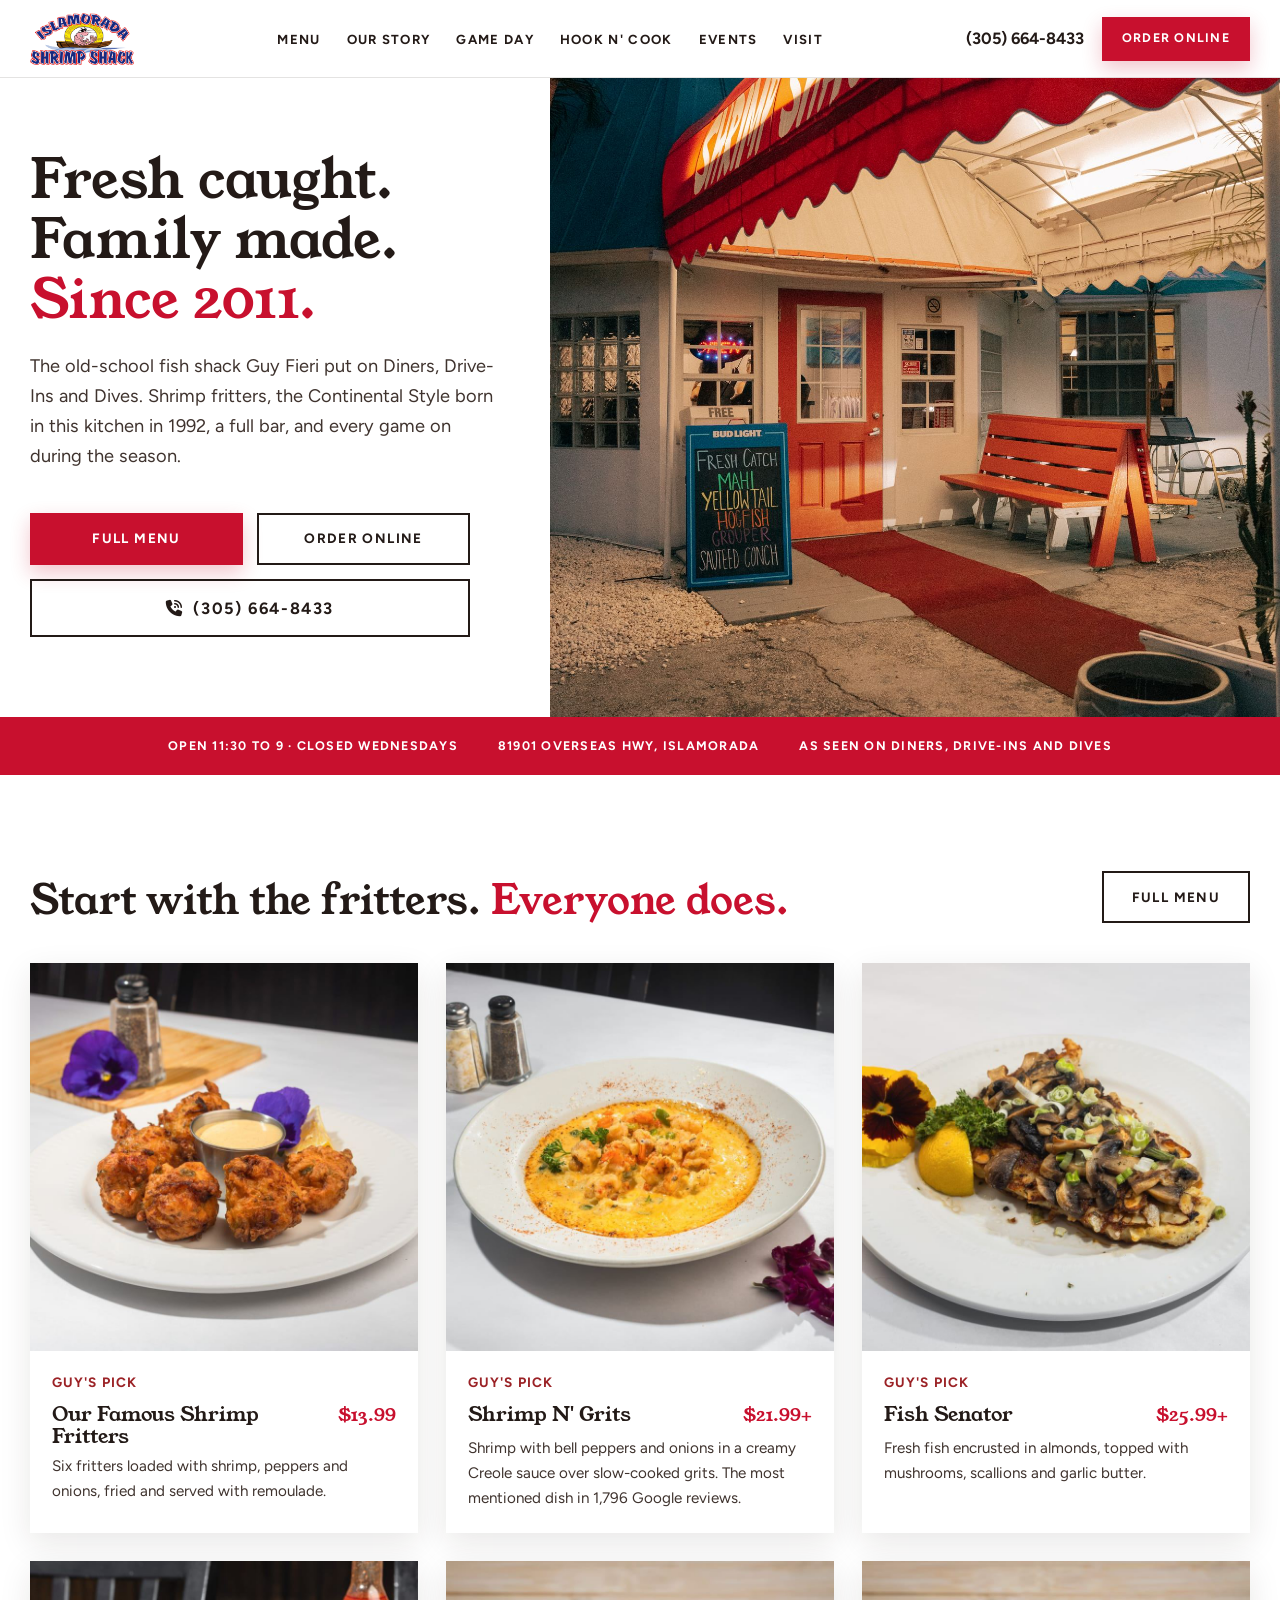
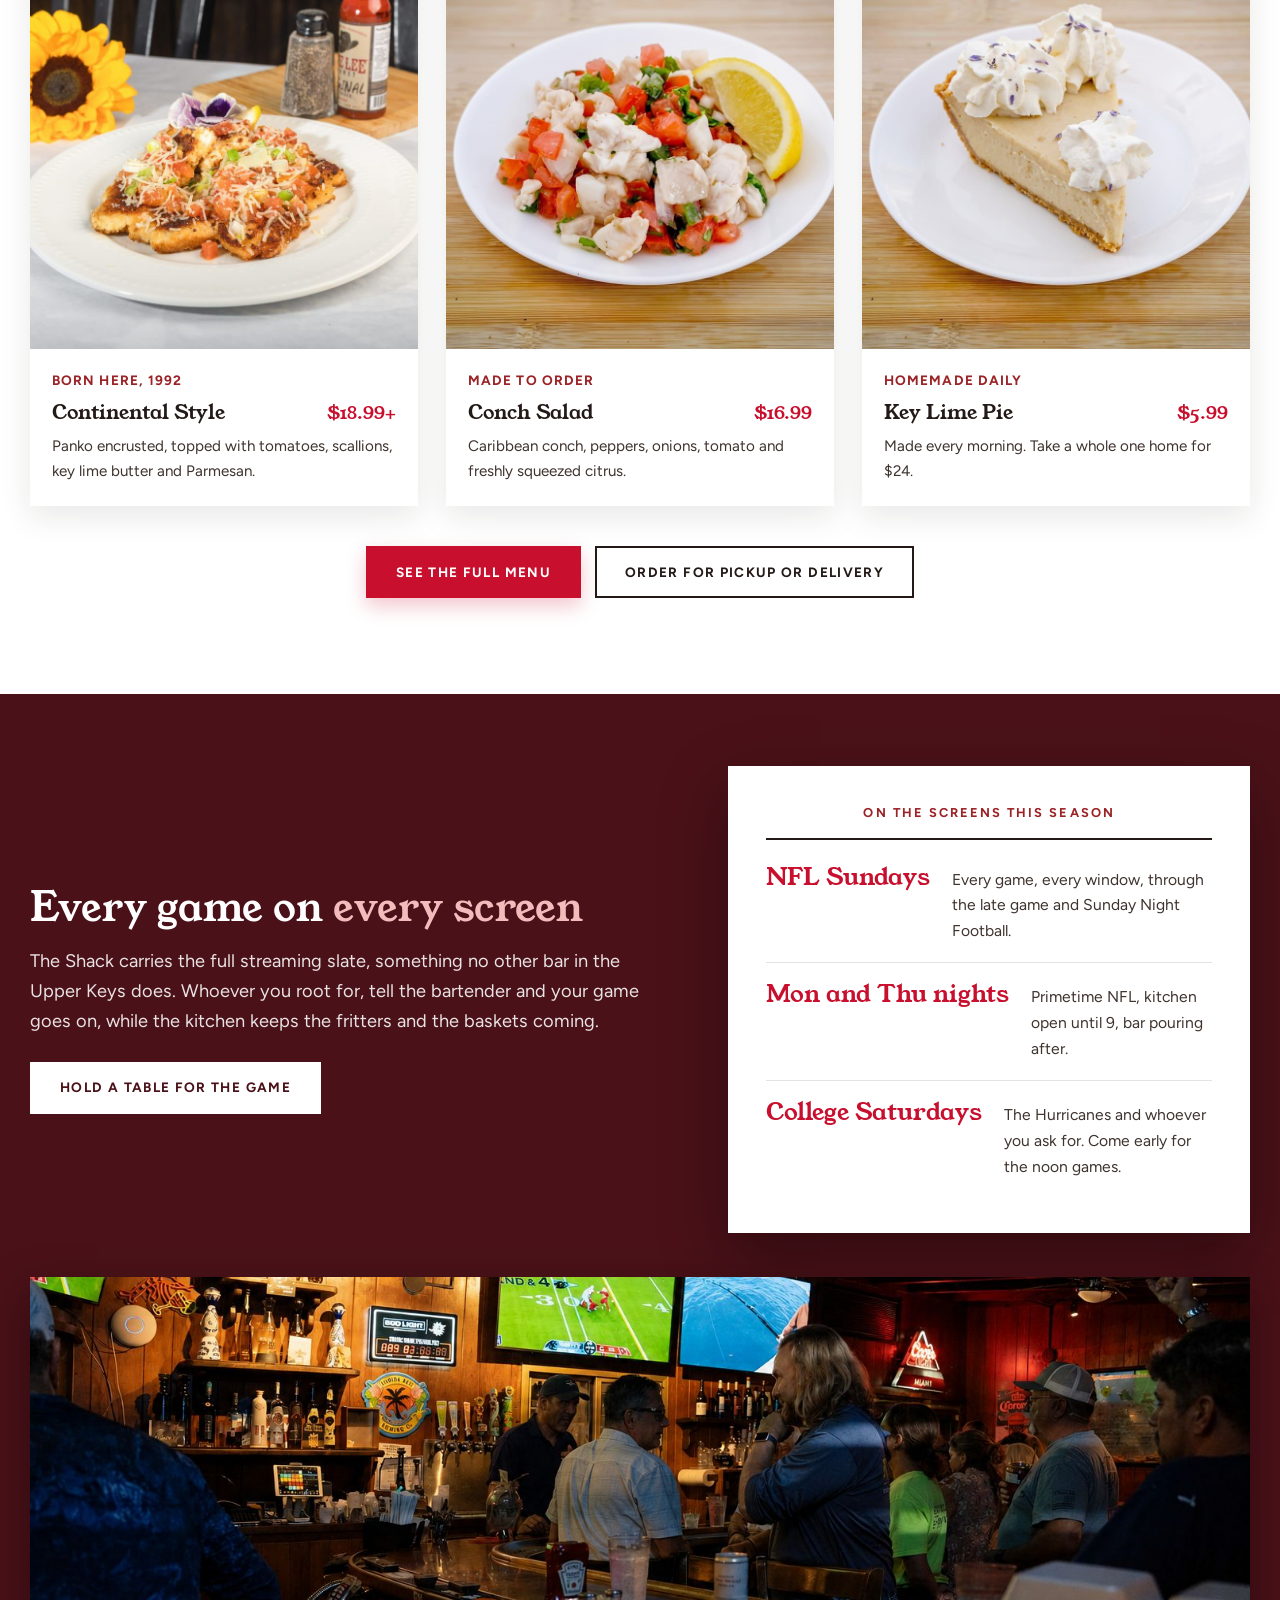
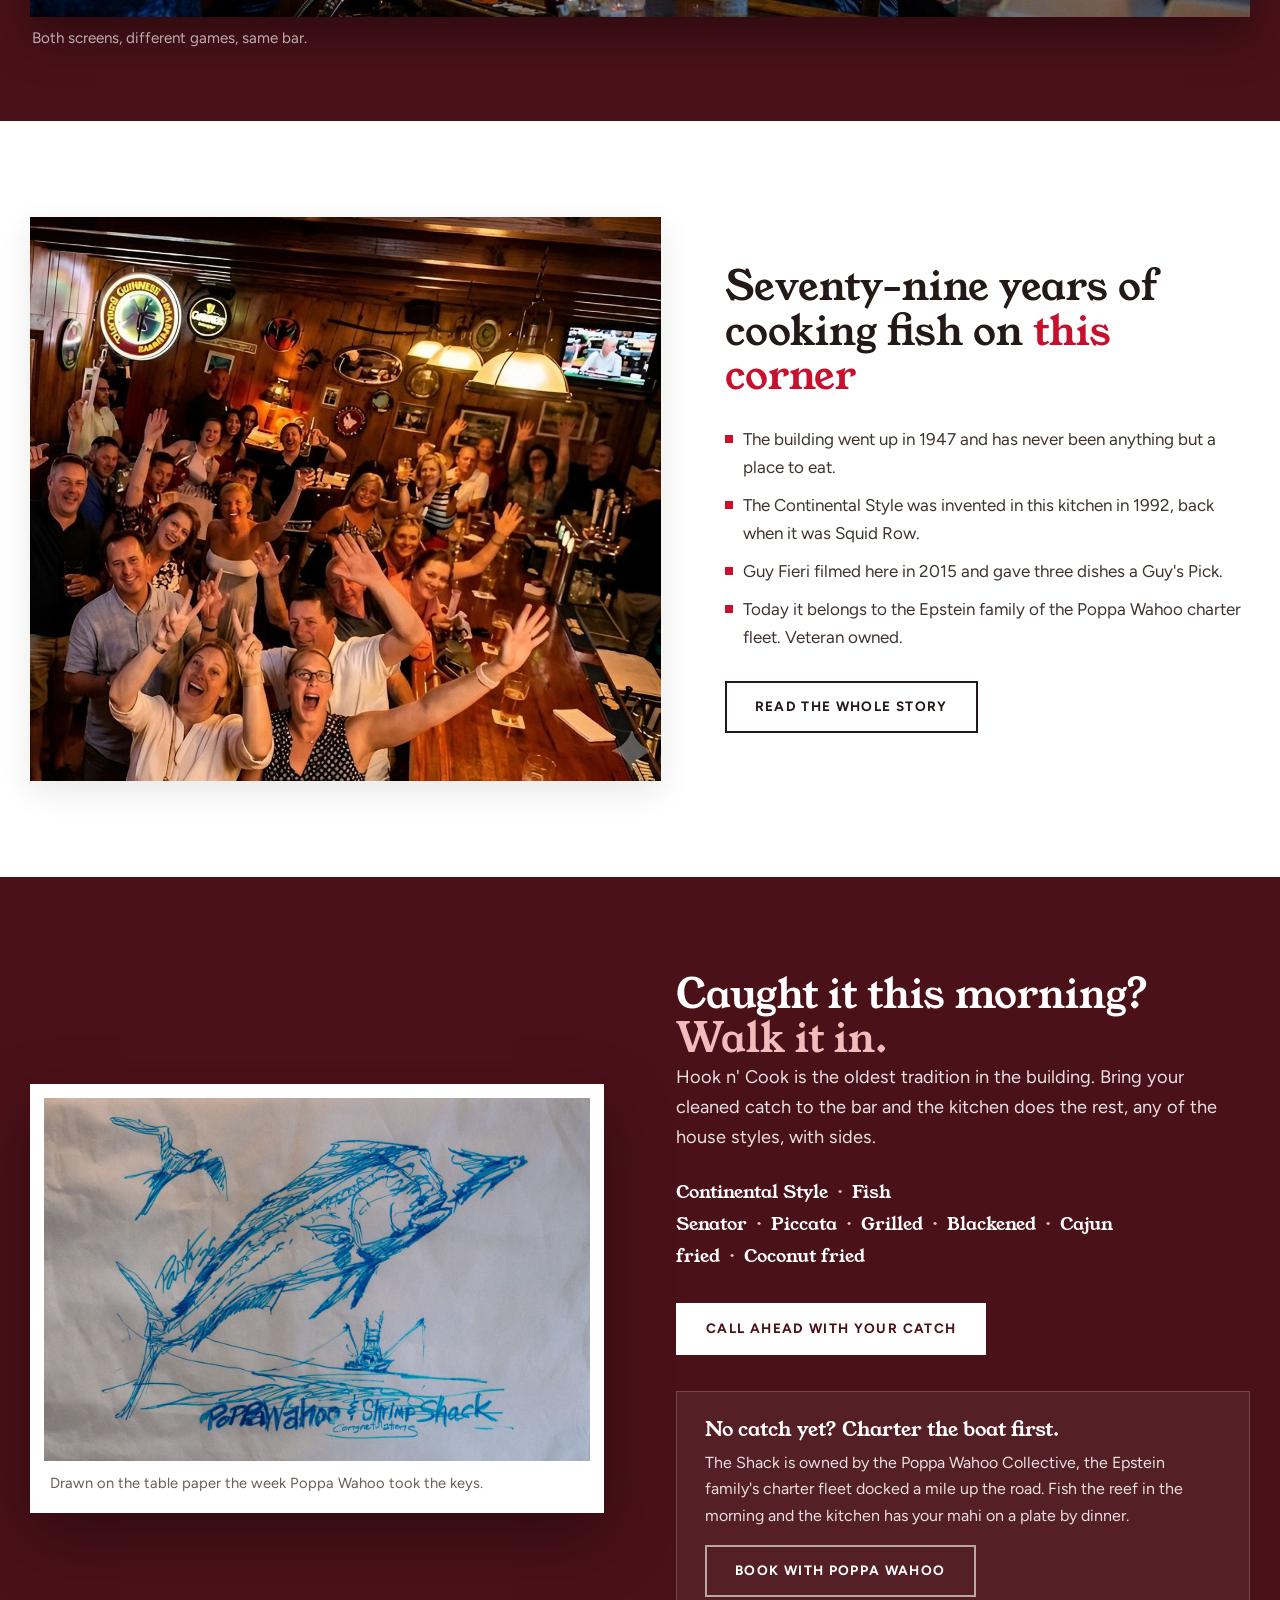
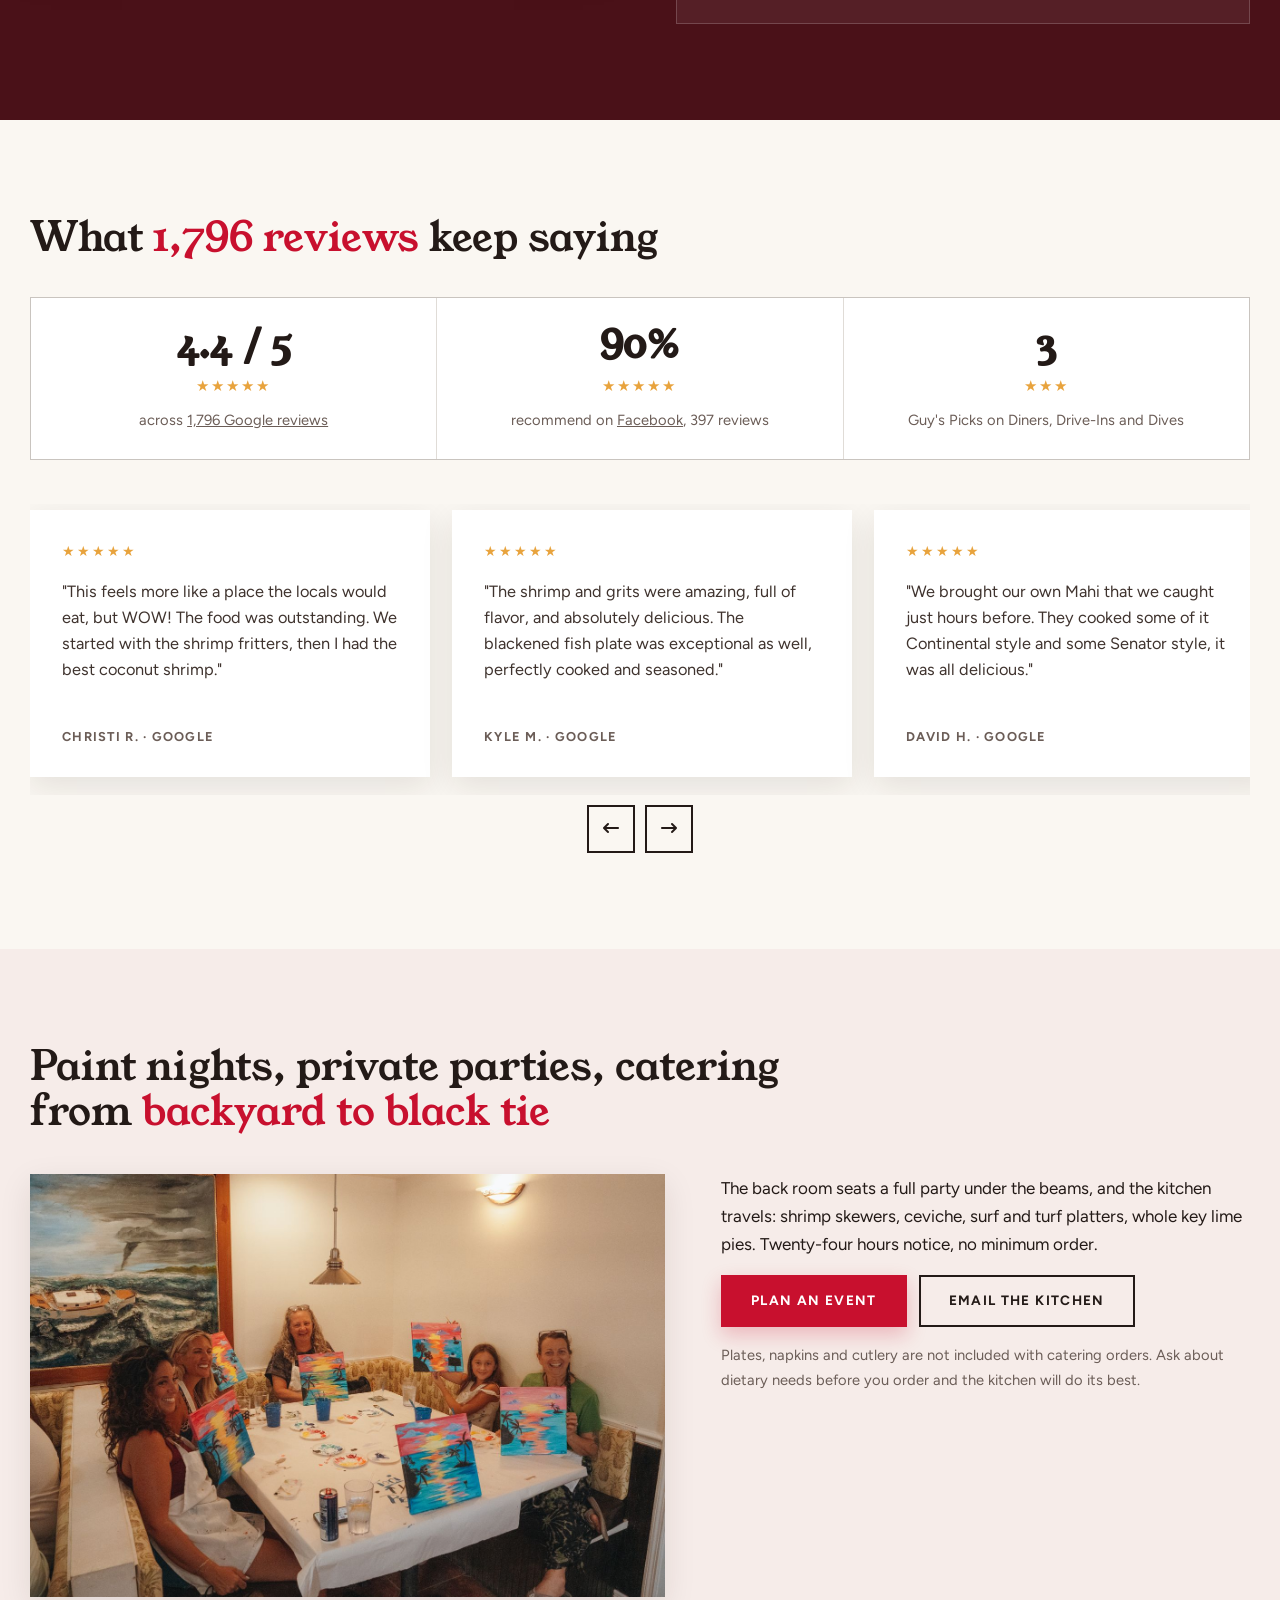
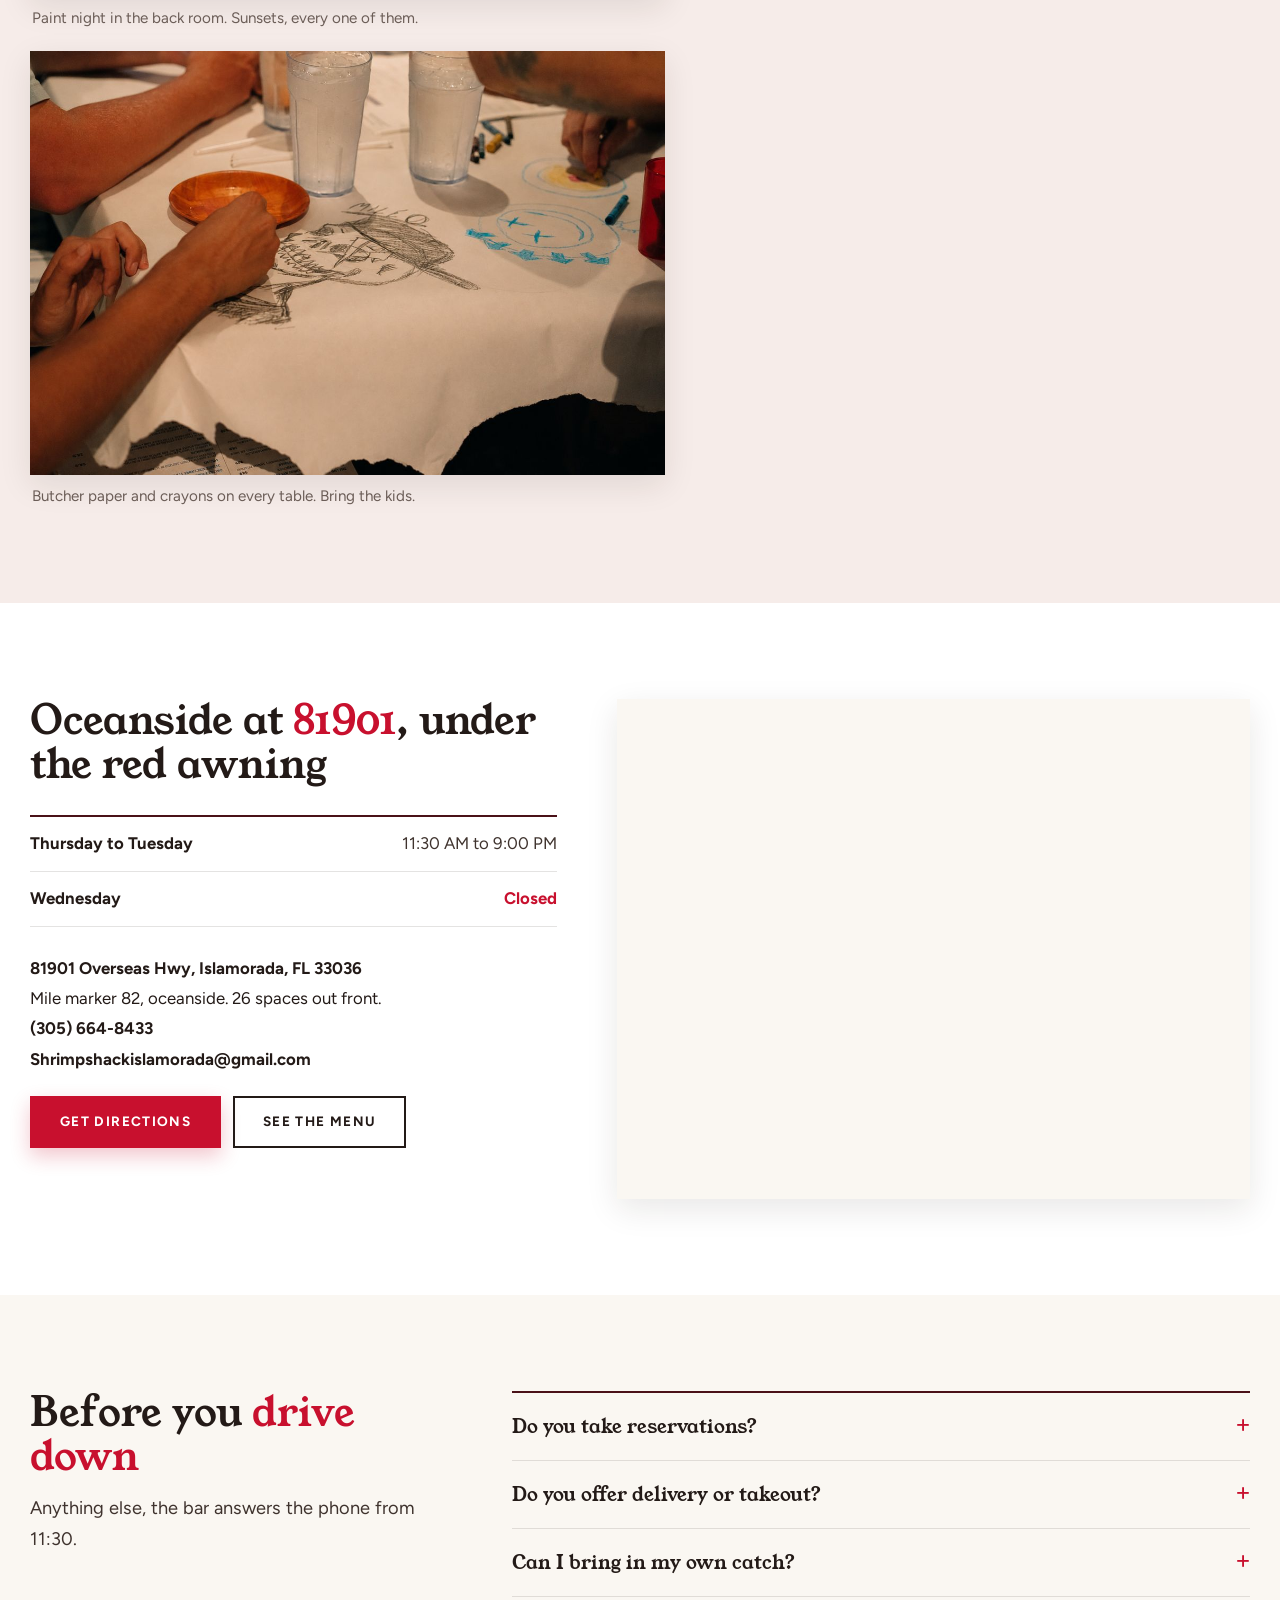
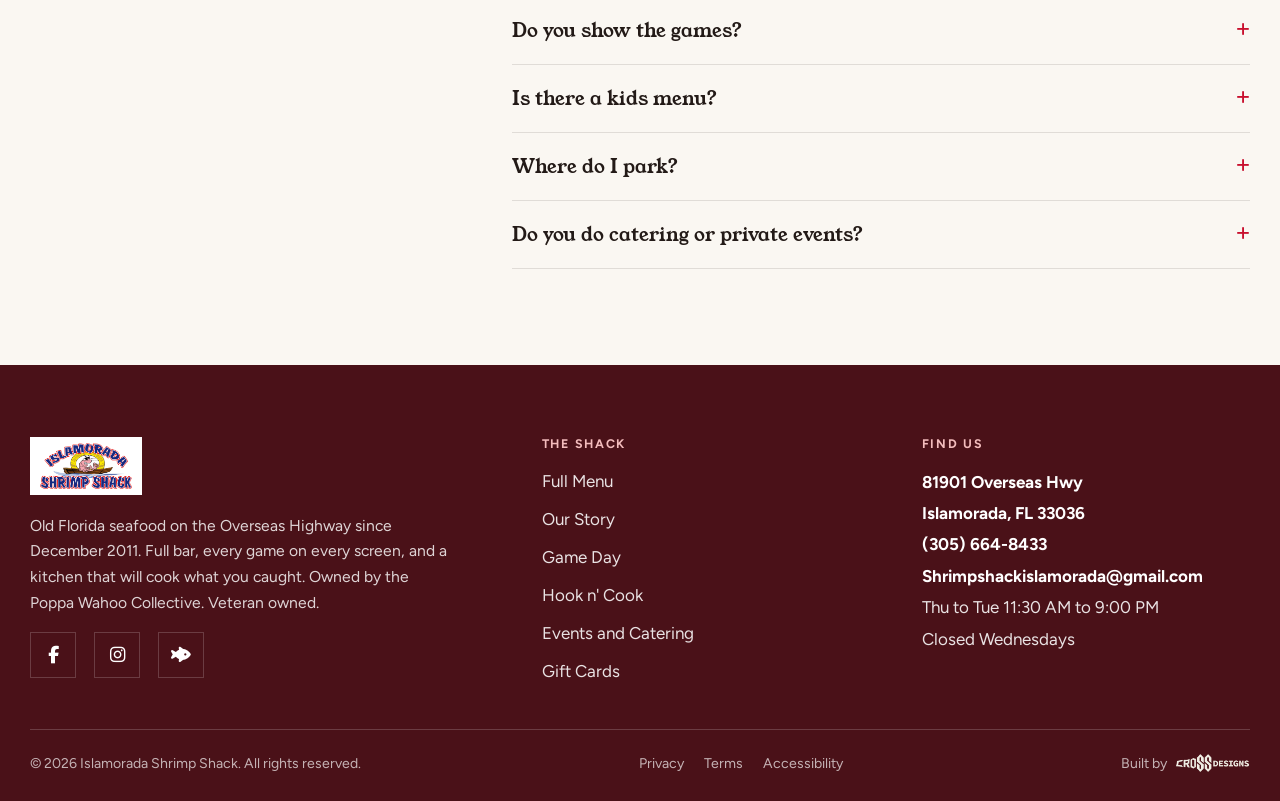
<file: index.html>
<!DOCTYPE html>
<html lang="en">
<head>
<meta charset="utf-8">
<meta name="viewport" content="width=device-width, initial-scale=1.0, viewport-fit=cover">
<title>Islamorada Shrimp Shack | Old-School Keys Seafood on the Overseas Highway</title>
<meta name="description" content="Islamorada Shrimp Shack, 81901 Overseas Hwy: the Diners, Drive-Ins and Dives seafood shack. Fresh caught, family made, every game on every screen. (305) 664-8433.">
<meta name="robots" content="noindex, nofollow">
<link rel="canonical" href="https://islamoradashrimpshack.com/">
<meta name="theme-color" content="#C8102E">
<meta name="geo.region" content="US-FL">
<meta name="geo.placename" content="Islamorada, FL">
<meta name="geo.position" content="24.919103;-80.633707">
<meta name="ICBM" content="24.919103, -80.633707">
<meta property="og:type" content="restaurant.restaurant">
<meta property="og:site_name" content="Islamorada Shrimp Shack">
<meta property="og:locale" content="en_US">
<meta property="og:title" content="Islamorada Shrimp Shack | Old-School Keys Seafood on the Overseas Highway">
<meta property="og:description" content="Islamorada Shrimp Shack, 81901 Overseas Hwy: the Diners, Drive-Ins and Dives seafood shack. Fresh caught, family made, every game on every screen. (305) 664-8433.">
<meta property="og:url" content="https://islamoradashrimpshack.com/">
<meta property="og:image" content="https://crossfiber.github.io/ShrimpShack/assets/og-share.jpg">
<meta property="og:image:width" content="1200">
<meta property="og:image:height" content="630">
<meta property="og:image:alt" content="Islamorada Shrimp Shack share card: the logo beside the red awning at dusk">
<meta name="twitter:card" content="summary_large_image">
<meta name="twitter:title" content="Islamorada Shrimp Shack | Old-School Keys Seafood on the Overseas Highway">
<meta name="twitter:description" content="Islamorada Shrimp Shack, 81901 Overseas Hwy: the Diners, Drive-Ins and Dives seafood shack. Fresh caught, family made, every game on every screen. (305) 664-8433.">
<meta name="twitter:image" content="https://crossfiber.github.io/ShrimpShack/assets/og-share.jpg">
<link rel="icon" type="image/png" href="assets/favicon.png">
<link rel="preconnect" href="https://fonts.googleapis.com">
<link rel="preconnect" href="https://fonts.gstatic.com" crossorigin>
<link href="https://fonts.googleapis.com/css2?family=Young+Serif&family=Figtree:ital,wght@0,400;0,500;0,600;0,700;1,400&display=swap" rel="stylesheet">
<link rel="stylesheet" href="https://cdnjs.cloudflare.com/ajax/libs/font-awesome/6.5.2/css/all.min.css">
<link rel="stylesheet" href="styles.css">
<script type="application/ld+json">
{
  "@context": "https://schema.org",
  "@type": "Restaurant",
  "@id": "https://islamoradashrimpshack.com/#restaurant",
  "name": "Islamorada Shrimp Shack",
  "description": "Islamorada Shrimp Shack, 81901 Overseas Hwy: the Diners, Drive-Ins and Dives seafood shack. Fresh caught, family made, every game on every screen. (305) 664-8433.",
  "url": "https://islamoradashrimpshack.com/",
  "telephone": "+1-305-664-8433",
  "email": "Shrimpshackislamorada@gmail.com",
  "image": "https://crossfiber.github.io/ShrimpShack/assets/og-share.jpg",
  "logo": "https://crossfiber.github.io/ShrimpShack/assets/logo.png",
  "priceRange": "$$",
  "servesCuisine": ["Seafood", "American", "Bar"],
  "acceptsReservations": "True",
  "hasMenu": "https://crossfiber.github.io/ShrimpShack/menu.html",
  "foundingDate": "2011-12",
  "address": { "@type": "PostalAddress", "streetAddress": "81901 Overseas Hwy", "addressLocality": "Islamorada", "addressRegion": "FL", "postalCode": "33036", "addressCountry": "US" },
  "geo": { "@type": "GeoCoordinates", "latitude": 24.919103, "longitude": -80.633707 },
  "openingHoursSpecification": [
    { "@type": "OpeningHoursSpecification", "dayOfWeek": ["Thursday","Friday","Saturday","Sunday","Monday","Tuesday"], "opens": "11:30", "closes": "21:00" }
  ],
  "areaServed": [
    { "@type": "City", "name": "Islamorada" },
    { "@type": "City", "name": "Tavernier" },
    { "@type": "City", "name": "Plantation Key" },
    { "@type": "AdministrativeArea", "name": "Monroe County, Florida" }
  ],
  "paymentAccepted": "Cash, Credit Card",
  "currenciesAccepted": "USD",
  "knowsAbout": ["Hook n Cook", "Key West pink shrimp", "Continental Style fish", "Fish Senator", "Shrimp fritters", "NFL game day", "College football"],
  "amenityFeature": [
    { "@type": "LocationFeatureSpecification", "name": "Full bar", "value": true },
    { "@type": "LocationFeatureSpecification", "name": "Every game on every screen", "value": true },
    { "@type": "LocationFeatureSpecification", "name": "Cook your catch", "value": true }
  ],
  "aggregateRating": { "@type": "AggregateRating", "ratingValue": "4.4", "reviewCount": "1796", "bestRating": "5" },
  "sameAs": [
    "https://www.facebook.com/IslamoradaShrimpShack/",
    "https://www.instagram.com/islamoradashrimpshack/",
    "https://www.google.com/maps/place/?q=place_id:ChIJ0X5CPmA314gRxZ0DjyDF1U4",
    "https://www.foodnetwork.com/restaurants/fl/islamorada/islamorada-shrimp-shack-restaurant",
    "https://poppawahoo.com/"
  ],
  "parentOrganization": { "@type": "Organization", "name": "The Poppa Wahoo Collective", "url": "https://poppawahoo.com/" }
}
</script>
<script type="application/ld+json">
{
  "@context": "https://schema.org",
  "@type": "FAQPage",
  "mainEntity": [
    { "@type": "Question", "name": "Do you take reservations?", "acceptedAnswer": { "@type": "Answer", "text": "Yes, by phone at (305) 664-8433. Walk-ins are always welcome." } },
    { "@type": "Question", "name": "Do you offer delivery or takeout?", "acceptedAnswer": { "@type": "Answer", "text": "Both. Order directly at islamoradashrimpshack.com/menu for pickup or delivery, or through the delivery apps." } },
    { "@type": "Question", "name": "Can I bring in my own catch?", "acceptedAnswer": { "@type": "Answer", "text": "Yes. Hook n' Cook is the house program: bring your cleaned catch and the kitchen prepares it Continental, Senator, Piccata, grilled, blackened, Cajun fried or coconut fried, with sides." } },
    { "@type": "Question", "name": "Do you show the games?", "acceptedAnswer": { "@type": "Answer", "text": "Yes. The Shack carries the full streaming slate, so every NFL Sunday game, the Monday and Thursday night games, and college Saturdays are all on. Tell the bartender your team." } },
    { "@type": "Question", "name": "Is there a kids menu?", "acceptedAnswer": { "@type": "Answer", "text": "Yes. For the Little Shrimp is for children 10 and under, with a side included: fried shrimp, ribs, chicken fingers, fish fingers, grilled cheese, burgers, pasta and mac n cheese." } },
    { "@type": "Question", "name": "Where do I park?", "acceptedAnswer": { "@type": "Answer", "text": "Right on the Overseas Highway at 81901, oceanside, with 26 spaces out front. The red awning is visible from US-1." } },
    { "@type": "Question", "name": "Do you do catering or private events?", "acceptedAnswer": { "@type": "Answer", "text": "Yes. The back room hosts private parties and paint nights, and the kitchen caters with 24 hours notice, no minimum order. Call (305) 664-8433." } }
  ]
}
</script>
</head>
<body>
<a class="skip-link" href="#main">Skip to content</a>

<nav class="nav" aria-label="Primary">
  <div class="container">
    <a class="brand" href="index.html" aria-label="Islamorada Shrimp Shack home"><img src="assets/logo-nav.png" alt="Islamorada Shrimp Shack" width="720" height="359"></a>
    <ul class="nav-links">
      <li><a href="menu.html">Menu</a></li>
      <li><a href="story.html">Our Story</a></li>
      <li><a href="#gameday">Game Day</a></li>
      <li><a href="#hook">Hook n' Cook</a></li>
      <li><a href="#events">Events</a></li>
      <li><a href="#visit">Visit</a></li>
    </ul>
    <div class="nav-right">
      <a class="tel" href="tel:+13056648433">(305) 664-8433</a>
      <a class="btn btn-red btn-sm" href="https://islamoradashrimpshack.com/menu" target="_blank" rel="noopener">Order Online</a>
      <button class="hamburger" id="hamburger" aria-label="Open menu" aria-expanded="false" aria-controls="navDrawer"><i class="fa-solid fa-bars"></i></button>
    </div>
  </div>
</nav>
<div class="overlay" id="navOverlay"></div>
<aside class="drawer" id="navDrawer" aria-hidden="true" aria-label="Menu">
  <div class="drawer-head">
    <img src="assets/logo-nav.png" alt="Islamorada Shrimp Shack" width="720" height="359">
    <button class="drawer-close" id="drawerClose" aria-label="Close menu"><i class="fa-solid fa-xmark"></i></button>
  </div>
  <ul class="drawer-links">
    <li><a href="menu.html">Full Menu <small>Every dish, with photos and prices</small></a></li>
    <li><a href="#dishes">Shack Favourites</a></li>
    <li><a href="story.html">Our Story <small>1947 to today</small></a></li>
    <li><a href="#gameday">Game Day</a></li>
    <li><a href="#hook">Hook n' Cook <small>Bring your catch</small></a></li>
    <li><a href="#events">Events and Catering</a></li>
    <li><a href="#visit">Hours and Directions</a></li>
  </ul>
  <div class="drawer-foot">
    <a class="btn btn-white" href="tel:+13056648433"><i class="fa-solid fa-phone-volume" aria-hidden="true"></i>(305) 664-8433</a>
    <a class="btn btn-red" href="https://islamoradashrimpshack.com/menu" target="_blank" rel="noopener">Order Online</a>
    <p>81901 Overseas Hwy, Islamorada. Open 11:30 to 9, closed Wednesdays.</p>
  </div>
</aside>

<main id="main" tabindex="-1">

<!-- HERO -->
<header class="hero">
  <div class="hero-grid grid-guard">
    <div class="hero-copy">
      <h1>Fresh caught. Family made. <span class="hl">Since 2011.</span></h1>
      <p class="lede">The old-school fish shack Guy Fieri put on Diners, Drive-Ins and Dives. Shrimp fritters, the Continental Style born in this kitchen in 1992, a full bar, and every game on during the season.</p>
      <div class="hero-ctas">
        <a class="btn btn-red" href="menu.html">Full Menu</a>
        <a class="btn btn-ink" href="https://islamoradashrimpshack.com/menu" target="_blank" rel="noopener">Order Online</a>
        <a class="btn btn-ink hero-tel-btn" href="tel:+13056648433"><i class="fa-solid fa-phone-volume" aria-hidden="true"></i>(305) 664-8433</a>
      </div>
    </div>
    <div class="hero-media">
      <img src="assets/exterior-dusk.jpg" alt="The red and white scalloped awning of Islamorada Shrimp Shack lit at dusk, chalkboard and bench out front" width="1400" height="2100" fetchpriority="high">
    </div>
  </div>
</header>

<div class="stripe" aria-label="Hours and address">
  <div class="container">
    <span>Open 11:30 to 9 · Closed Wednesdays</span>
    <span><a href="https://www.google.com/maps/dir/?api=1&destination=Islamorada+Shrimp+Shack,+81901+Overseas+Hwy,+Islamorada,+FL+33036" target="_blank" rel="noopener">81901 Overseas Hwy, Islamorada</a></span>
    <span>As seen on Diners, Drive-Ins and Dives</span>
  </div>
</div>

<!-- FEATURED DISHES -->
<section class="dishes" id="dishes">
  <div class="container">
    <div class="dishes-head">
      <div>
        <h2>Start with the fritters. <span class="hl">Everyone does.</span></h2>
      </div>
      <a class="btn btn-ink" href="menu.html">Full Menu</a>
    </div>
    <div class="dish-grid grid-guard">
      <a class="dish-card" href="menu.html#favourites">
        <img src="assets/dish/shrimp-fritters.jpg" alt="Our Famous Shrimp Fritters with remoulade" width="800" height="800" loading="lazy">
        <div class="dish-body">
          <span class="dish-note">Guy's Pick</span>
          <div class="dish-top"><h3>Our Famous Shrimp Fritters</h3><span class="dish-price">$13.99</span></div>
          <p>Six fritters loaded with shrimp, peppers and onions, fried and served with remoulade.</p>
        </div>
      </a>
      <a class="dish-card" href="menu.html#favourites">
        <img src="assets/dish/shrimp-grits.jpg" alt="Shrimp N' Grits in creamy Creole sauce" width="800" height="800" loading="lazy">
        <div class="dish-body">
          <span class="dish-note">Guy's Pick</span>
          <div class="dish-top"><h3>Shrimp N' Grits</h3><span class="dish-price">$21.99+</span></div>
          <p>Shrimp with bell peppers and onions in a creamy Creole sauce over slow-cooked grits. The most mentioned dish in 1,796 Google reviews.</p>
        </div>
      </a>
      <a class="dish-card" href="menu.html#favourites">
        <img src="assets/dish/fish-senator.jpg" alt="Fish Senator: almond-crusted fish with mushrooms and scallions" width="800" height="800" loading="lazy">
        <div class="dish-body">
          <span class="dish-note">Guy's Pick</span>
          <div class="dish-top"><h3>Fish Senator</h3><span class="dish-price">$25.99+</span></div>
          <p>Fresh fish encrusted in almonds, topped with mushrooms, scallions and garlic butter.</p>
        </div>
      </a>
      <a class="dish-card" href="menu.html#favourites">
        <img src="assets/dish/continental.jpg" alt="Continental Style fish with key lime butter, tomatoes and Parmesan" width="800" height="800" loading="lazy">
        <div class="dish-body">
          <span class="dish-note">Born here, 1992</span>
          <div class="dish-top"><h3>Continental Style</h3><span class="dish-price">$18.99+</span></div>
          <p>Panko encrusted, topped with tomatoes, scallions, key lime butter and Parmesan.</p>
        </div>
      </a>
      <a class="dish-card" href="menu.html#appetizers">
        <img src="assets/dish/conch-salad.jpg" alt="Conch salad made to order with fresh citrus" width="800" height="800" loading="lazy">
        <div class="dish-body">
          <span class="dish-note">Made to order</span>
          <div class="dish-top"><h3>Conch Salad</h3><span class="dish-price">$16.99</span></div>
          <p>Caribbean conch, peppers, onions, tomato and freshly squeezed citrus.</p>
        </div>
      </a>
      <a class="dish-card" href="menu.html#sweet">
        <img src="assets/dish/key-lime-pie.jpg" alt="Slice of homemade key lime pie with whipped cream" width="800" height="800" loading="lazy">
        <div class="dish-body">
          <span class="dish-note">Homemade daily</span>
          <div class="dish-top"><h3>Key Lime Pie</h3><span class="dish-price">$5.99</span></div>
          <p>Made every morning. Take a whole one home for $24.</p>
        </div>
      </a>
    </div>
    <div class="dishes-cta">
      <a class="btn btn-red" href="menu.html">See the Full Menu</a>
      <a class="btn btn-ink" href="https://islamoradashrimpshack.com/menu" target="_blank" rel="noopener">Order for Pickup or Delivery</a>
    </div>
  </div>
</section>

<!-- GAME DAY -->
<section class="gameday dark" id="gameday" style="padding:72px 0">
  <div class="container">
    <div class="gameday-grid grid-guard">
      <div>
        <h2>Every game on <span class="hl">every screen</span></h2>
        <p class="lede" style="margin-top:16px">The Shack carries the full streaming slate, something no other bar in the Upper Keys does. Whoever you root for, tell the bartender and your game goes on, while the kitchen keeps the fritters and the baskets coming.</p>
        <div style="margin-top:26px"><a class="btn btn-white" href="tel:+13056648433">Hold a Table for the Game</a></div>
      </div>
      <div class="board" aria-label="Game day schedule">
        <p class="board-title">On the screens this season</p>
        <div class="board-row"><b>NFL Sundays</b><p>Every game, every window, through the late game and Sunday Night Football.</p></div>
        <div class="board-row"><b>Mon and Thu nights</b><p>Primetime NFL, kitchen open until 9, bar pouring after.</p></div>
        <div class="board-row"><b>College Saturdays</b><p>The Hurricanes and whoever you ask for. Come early for the noon games.</p></div>
      </div>
    </div>
    <figure class="photo">
      <img src="assets/gameday-tvs.jpg" alt="The Shrimp Shack bar on game day, football playing on every screen over the taps" width="1536" height="1024" loading="lazy">
      <figcaption style="color:rgba(255,255,255,.66)">Both screens, different games, same bar.</figcaption>
    </figure>
  </div>
</section>

<!-- STORY TEASER -->
<section class="story" id="story">
  <div class="container teaser-grid grid-guard">
    <figure class="photo">
      <img src="assets/dining-room.jpg" alt="Regulars and crew celebrating along the knotty pine bar at the Shrimp Shack" width="1200" height="1072" loading="lazy" style="box-shadow:var(--shadow)">
    </figure>
    <div>
      <h2>Seventy-nine years of cooking fish on <span class="hl">this corner</span></h2>
      <ul class="teaser-facts">
        <li>The building went up in 1947 and has never been anything but a place to eat.</li>
        <li>The Continental Style was invented in this kitchen in 1992, back when it was Squid Row.</li>
        <li>Guy Fieri filmed here in 2015 and gave three dishes a Guy's Pick.</li>
        <li>Today it belongs to the Epstein family of the Poppa Wahoo charter fleet. Veteran owned.</li>
      </ul>
      <a class="btn btn-ink" href="story.html">Read the Whole Story</a>
    </div>
  </div>
</section>

<!-- HOOK N COOK -->
<section class="hook dark" id="hook">
  <div class="container hook-grid grid-guard">
    <figure class="hook-art">
      <img src="assets/sketch-poppa-wahoo.jpg" alt="A pen sketch on the table butcher paper of a leaping sailfish, a frigate bird and a sportfisher, signed Poppa Wahoo and Shrimp Shack" width="1400" height="932" loading="lazy">
      <figcaption>Drawn on the table paper the week Poppa Wahoo took the keys.</figcaption>
    </figure>
    <div>
      <h2>Caught it this morning? <span class="hl">Walk it in.</span></h2>
      <p class="lede">Hook n' Cook is the oldest tradition in the building. Bring your cleaned catch to the bar and the kitchen does the rest, any of the house styles, with sides.</p>
      <ul class="styles-list">
        <li>Continental Style</li><li>Fish Senator</li><li>Piccata</li><li>Grilled</li><li>Blackened</li><li>Cajun fried</li><li>Coconut fried</li>
      </ul>
      <a class="btn btn-white" href="tel:+13056648433">Call Ahead With Your Catch</a>
      <div class="pw-box">
        <h3>No catch yet? Charter the boat first.</h3>
        <p>The Shack is owned by the Poppa Wahoo Collective, the Epstein family's charter fleet docked a mile up the road. Fish the reef in the morning and the kitchen has your mahi on a plate by dinner.</p>
        <a class="btn" href="https://poppawahoo.com/" target="_blank" rel="noopener">Book With Poppa Wahoo</a>
      </div>
    </div>
  </div>
</section>

<!-- REVIEWS -->
<section class="reviews ivory" id="reviews">
  <div class="container">
    <div class="rev-head">
      <h2>What <span class="hl">1,796 reviews</span> keep saying</h2>
    </div>
    <div class="stats grid-guard">
      <div class="stat"><b>4.4 / 5</b><span class="stars" aria-hidden="true">&#9733;&#9733;&#9733;&#9733;&#9733;</span><span>across <a href="https://www.google.com/maps/place/?q=place_id:ChIJ0X5CPmA314gRxZ0DjyDF1U4" target="_blank" rel="noopener">1,796 Google reviews</a></span></div>
      <div class="stat"><b>90%</b><span class="stars" aria-hidden="true">&#9733;&#9733;&#9733;&#9733;&#9733;</span><span>recommend on <a href="https://www.facebook.com/IslamoradaShrimpShack/" target="_blank" rel="noopener">Facebook</a>, 397 reviews</span></div>
      <div class="stat"><b>3</b><span class="stars" aria-hidden="true">&#9733;&#9733;&#9733;</span><span>Guy's Picks on Diners, Drive-Ins and Dives</span></div>
    </div>
    <div class="rev-rail" id="revRail">
      <div class="rev-card rev-item"><div class="stars" aria-label="5 stars">&#9733;&#9733;&#9733;&#9733;&#9733;</div><blockquote>"This feels more like a place the locals would eat, but WOW! The food was outstanding. We started with the shrimp fritters, then I had the best coconut shrimp."</blockquote><footer>Christi R. &middot; Google</footer></div>
      <div class="rev-card rev-item"><div class="stars" aria-label="5 stars">&#9733;&#9733;&#9733;&#9733;&#9733;</div><blockquote>"The shrimp and grits were amazing, full of flavor, and absolutely delicious. The blackened fish plate was exceptional as well, perfectly cooked and seasoned."</blockquote><footer>Kyle M. &middot; Google</footer></div>
      <div class="rev-card rev-item"><div class="stars" aria-label="5 stars">&#9733;&#9733;&#9733;&#9733;&#9733;</div><blockquote>"We brought our own Mahi that we caught just hours before. They cooked some of it Continental style and some Senator style, it was all delicious."</blockquote><footer>David H. &middot; Google</footer></div>
      <div class="rev-card rev-item"><div class="stars" aria-label="5 stars">&#9733;&#9733;&#9733;&#9733;&#9733;</div><blockquote>"This was the best meal I have had in Islamorada! The continental style on my shrimp was incredible and the service was impeccable. Don't miss this place, it is truly a hidden gem."</blockquote><footer>Michele F. &middot; Google</footer></div>
      <div class="rev-card rev-item"><div class="stars" aria-label="5 stars">&#9733;&#9733;&#9733;&#9733;&#9733;</div><blockquote>"Unpretentious and super friendly service. Made a very welcome change from many other tourist traps in and around Islamorada. Shrimp baskets were superb."</blockquote><footer>Caroline W. &middot; Google</footer></div>
      <div class="rev-card rev-item"><div class="stars" aria-label="5 stars">&#9733;&#9733;&#9733;&#9733;&#9733;</div><blockquote>"We shared the Crab Bisque, O.M.G. so good, and bacon wrapped shrimp. Dinner was a shared Fish Senator over rice and every bite was pure fresh flavor."</blockquote><footer>Andrea F. &middot; Google</footer></div>
    </div>
    <div class="rev-nav"><button id="revPrev" aria-label="Previous reviews"><i class="fa-solid fa-arrow-left-long"></i></button><button id="revNext" aria-label="More reviews"><i class="fa-solid fa-arrow-right-long"></i></button></div>
  </div>
</section>

<!-- EVENTS -->
<section class="events tint" id="events">
  <div class="container">
    <div class="events-head">
      <h2>Paint nights, private parties, catering from <span class="hl">backyard to black tie</span></h2>
    </div>
    <div class="events-grid grid-guard">
      <div class="events-photos">
        <figure class="photo">
          <img src="assets/paint-night.jpg" alt="Guests holding up finished sunset paintings at a paint night in the Shrimp Shack dining room" width="1400" height="933" loading="lazy" style="box-shadow:var(--shadow)">
          <figcaption>Paint night in the back room. Sunsets, every one of them.</figcaption>
        </figure>
        <figure class="photo">
          <img src="assets/crayons.jpg" alt="Hands drawing with crayons on the butcher paper that covers every table" width="1200" height="800" loading="lazy" style="box-shadow:var(--shadow)">
          <figcaption>Butcher paper and crayons on every table. Bring the kids.</figcaption>
        </figure>
      </div>
      <div>
        <p>The back room seats a full party under the beams, and the kitchen travels: shrimp skewers, ceviche, surf and turf platters, whole key lime pies. Twenty-four hours notice, no minimum order.</p>
        <div class="events-ctas">
          <a class="btn btn-red" href="tel:+13056648433">Plan an Event</a>
          <a class="btn btn-ink" href="mailto:Shrimpshackislamorada@gmail.com?subject=Catering%20request">Email the Kitchen</a>
        </div>
        <small>Plates, napkins and cutlery are not included with catering orders. Ask about dietary needs before you order and the kitchen will do its best.</small>
      </div>
    </div>
  </div>
</section>

<!-- VISIT -->
<section class="visit" id="visit">
  <div class="container visit-grid grid-guard">
    <div>
      <h2>Oceanside at <span class="hl">81901</span>, under the red awning</h2>
      <div class="hours">
        <dl style="margin:0">
          <div><dt>Thursday to Tuesday</dt><dd>11:30 AM to 9:00 PM</dd></div>
          <div><dt>Wednesday</dt><dd class="closed">Closed</dd></div>
        </dl>
      </div>
      <address>
        <a href="https://www.google.com/maps/dir/?api=1&destination=Islamorada+Shrimp+Shack,+81901+Overseas+Hwy,+Islamorada,+FL+33036" target="_blank" rel="noopener">81901 Overseas Hwy, Islamorada, FL 33036</a><br>
        Mile marker 82, oceanside. 26 spaces out front.<br>
        <a href="tel:+13056648433">(305) 664-8433</a><br>
        <a href="mailto:Shrimpshackislamorada@gmail.com">Shrimpshackislamorada@gmail.com</a>
      </address>
      <div class="visit-ctas">
        <a class="btn btn-red" href="https://www.google.com/maps/dir/?api=1&destination=Islamorada+Shrimp+Shack,+81901+Overseas+Hwy,+Islamorada,+FL+33036" target="_blank" rel="noopener">Get Directions</a>
        <a class="btn btn-ink" href="menu.html">See the Menu</a>
      </div>
    </div>
    <div class="map">
      <iframe title="Map to Islamorada Shrimp Shack, 81901 Overseas Hwy" src="https://www.google.com/maps?q=Islamorada+Shrimp+Shack,+81901+Overseas+Hwy,+Islamorada,+FL+33036&z=15&output=embed" loading="lazy" referrerpolicy="no-referrer-when-downgrade" allowfullscreen></iframe>
    </div>
  </div>
</section>

<!-- FAQ -->
<section class="faq ivory" id="faq">
  <div class="container faq-grid grid-guard">
    <div>
      <h2>Before you <span class="hl">drive down</span></h2>
      <p class="lede" style="margin-top:14px">Anything else, the bar answers the phone from 11:30.</p>
    </div>
    <div class="acc">
      <div class="acc-item"><button class="acc-head" aria-expanded="false" aria-controls="f1">Do you take reservations?<i class="fa-solid fa-plus" aria-hidden="true"></i></button><div class="acc-body" id="f1"><p>Yes, by phone at <a href="tel:+13056648433">(305) 664-8433</a>. Walk-ins are always welcome.</p></div></div>
      <div class="acc-item"><button class="acc-head" aria-expanded="false" aria-controls="f2">Do you offer delivery or takeout?<i class="fa-solid fa-plus" aria-hidden="true"></i></button><div class="acc-body" id="f2"><p>Both. Order directly at <a href="https://islamoradashrimpshack.com/menu" target="_blank" rel="noopener">islamoradashrimpshack.com/menu</a> for pickup or delivery, or through the delivery apps.</p></div></div>
      <div class="acc-item"><button class="acc-head" aria-expanded="false" aria-controls="f3">Can I bring in my own catch?<i class="fa-solid fa-plus" aria-hidden="true"></i></button><div class="acc-body" id="f3"><p>Yes. Hook n' Cook is the house program: bring your cleaned catch and the kitchen prepares it Continental, Senator, Piccata, grilled, blackened, Cajun fried or coconut fried, with sides.</p></div></div>
      <div class="acc-item"><button class="acc-head" aria-expanded="false" aria-controls="f4">Do you show the games?<i class="fa-solid fa-plus" aria-hidden="true"></i></button><div class="acc-body" id="f4"><p>Yes. The Shack carries the full streaming slate, so every NFL Sunday game, the Monday and Thursday night games, and college Saturdays are all on. Tell the bartender your team.</p></div></div>
      <div class="acc-item"><button class="acc-head" aria-expanded="false" aria-controls="f5">Is there a kids menu?<i class="fa-solid fa-plus" aria-hidden="true"></i></button><div class="acc-body" id="f5"><p>Yes. For the Little Shrimp is for children 10 and under, with a side included: fried shrimp, ribs, chicken fingers, fish fingers, grilled cheese, burgers, pasta and mac n cheese.</p></div></div>
      <div class="acc-item"><button class="acc-head" aria-expanded="false" aria-controls="f6">Where do I park?<i class="fa-solid fa-plus" aria-hidden="true"></i></button><div class="acc-body" id="f6"><p>Right on the Overseas Highway at 81901, oceanside, with 26 spaces out front. The red awning is visible from US-1.</p></div></div>
      <div class="acc-item"><button class="acc-head" aria-expanded="false" aria-controls="f7">Do you do catering or private events?<i class="fa-solid fa-plus" aria-hidden="true"></i></button><div class="acc-body" id="f7"><p>Yes. The back room hosts private parties and paint nights, and the kitchen caters with 24 hours notice, no minimum order. Call <a href="tel:+13056648433">(305) 664-8433</a>.</p></div></div>
    </div>
  </div>
</section>
</main>

<!-- FOOTER -->
<footer class="footer">
  <div class="container">
    <div class="foot-grid grid-guard">
      <div class="foot-brand">
        <img src="assets/logo-nav.png" alt="Islamorada Shrimp Shack" width="720" height="359">
        <p>Old Florida seafood on the Overseas Highway since December 2011. Full bar, every game on every screen, and a kitchen that will cook what you caught. Owned by the Poppa Wahoo Collective. Veteran owned.</p>
        <div class="foot-social">
          <a href="https://www.facebook.com/IslamoradaShrimpShack/" target="_blank" rel="noopener" aria-label="Facebook"><i class="fa-brands fa-facebook-f"></i></a>
          <a href="https://www.instagram.com/islamoradashrimpshack/" target="_blank" rel="noopener" aria-label="Instagram"><i class="fa-brands fa-instagram"></i></a>
          <a href="https://poppawahoo.com/" target="_blank" rel="noopener" aria-label="Poppa Wahoo Collective"><i class="fa-solid fa-fish-fins"></i></a>
        </div>
      </div>
      <div class="foot-links-col">
        <h3>The Shack</h3>
        <ul>
          <li><a href="menu.html">Full Menu</a></li>
          <li><a href="story.html">Our Story</a></li>
          <li><a href="#gameday">Game Day</a></li>
          <li><a href="#hook">Hook n' Cook</a></li>
          <li><a href="#events">Events and Catering</a></li>
          <li><a href="https://islamoradashrimpshack.com/gift-cards" target="_blank" rel="noopener">Gift Cards</a></li>
        </ul>
      </div>
      <div>
        <h3>Find us</h3>
        <address>
          <a href="https://www.google.com/maps/dir/?api=1&destination=Islamorada+Shrimp+Shack,+81901+Overseas+Hwy,+Islamorada,+FL+33036" target="_blank" rel="noopener">81901 Overseas Hwy<br>Islamorada, FL 33036</a><br>
          <a href="tel:+13056648433">(305) 664-8433</a><br>
          <a href="mailto:Shrimpshackislamorada@gmail.com">Shrimpshackislamorada@gmail.com</a><br>
          Thu to Tue 11:30 AM to 9:00 PM<br>Closed Wednesdays
        </address>
      </div>
    </div>
    <div class="foot-bottom">
      <span>&copy; 2026 Islamorada Shrimp Shack. All rights reserved.</span>
      <div class="links">
        <a href="https://islamoradashrimpshack.com/privacy" target="_blank" rel="noopener">Privacy</a>
        <a href="https://islamoradashrimpshack.com/terms" target="_blank" rel="noopener">Terms</a>
        <a href="https://islamoradashrimpshack.com/accessibility" target="_blank" rel="noopener">Accessibility</a>
      </div>
      <a class="credit" href="https://crossdesigned.com" target="_blank" rel="noopener" aria-label="Website built by Cross Designs">Built by <img src="assets/cross-designs.png" alt="Cross Designs" width="1079" height="286"></a>
    </div>
  </div>
</footer>

<script src="site.js"></script>
</body>
</html>
</file>
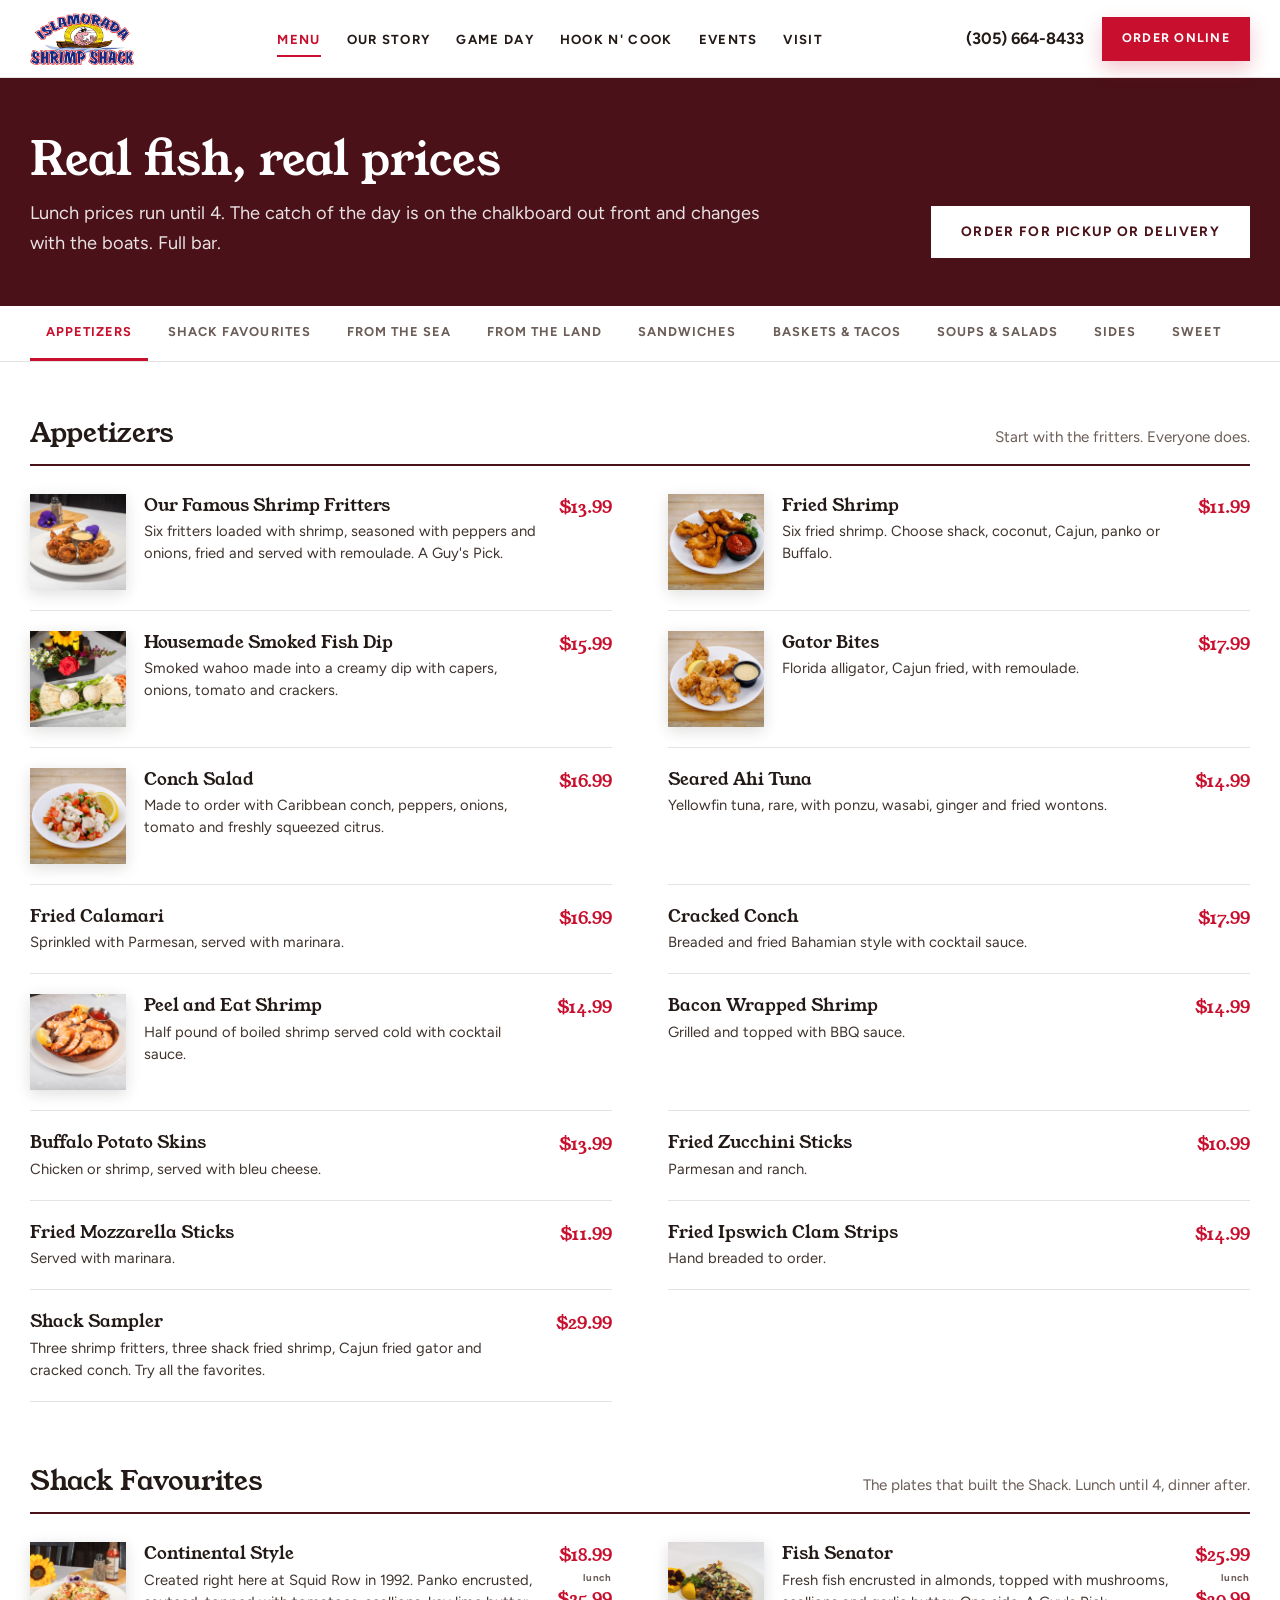
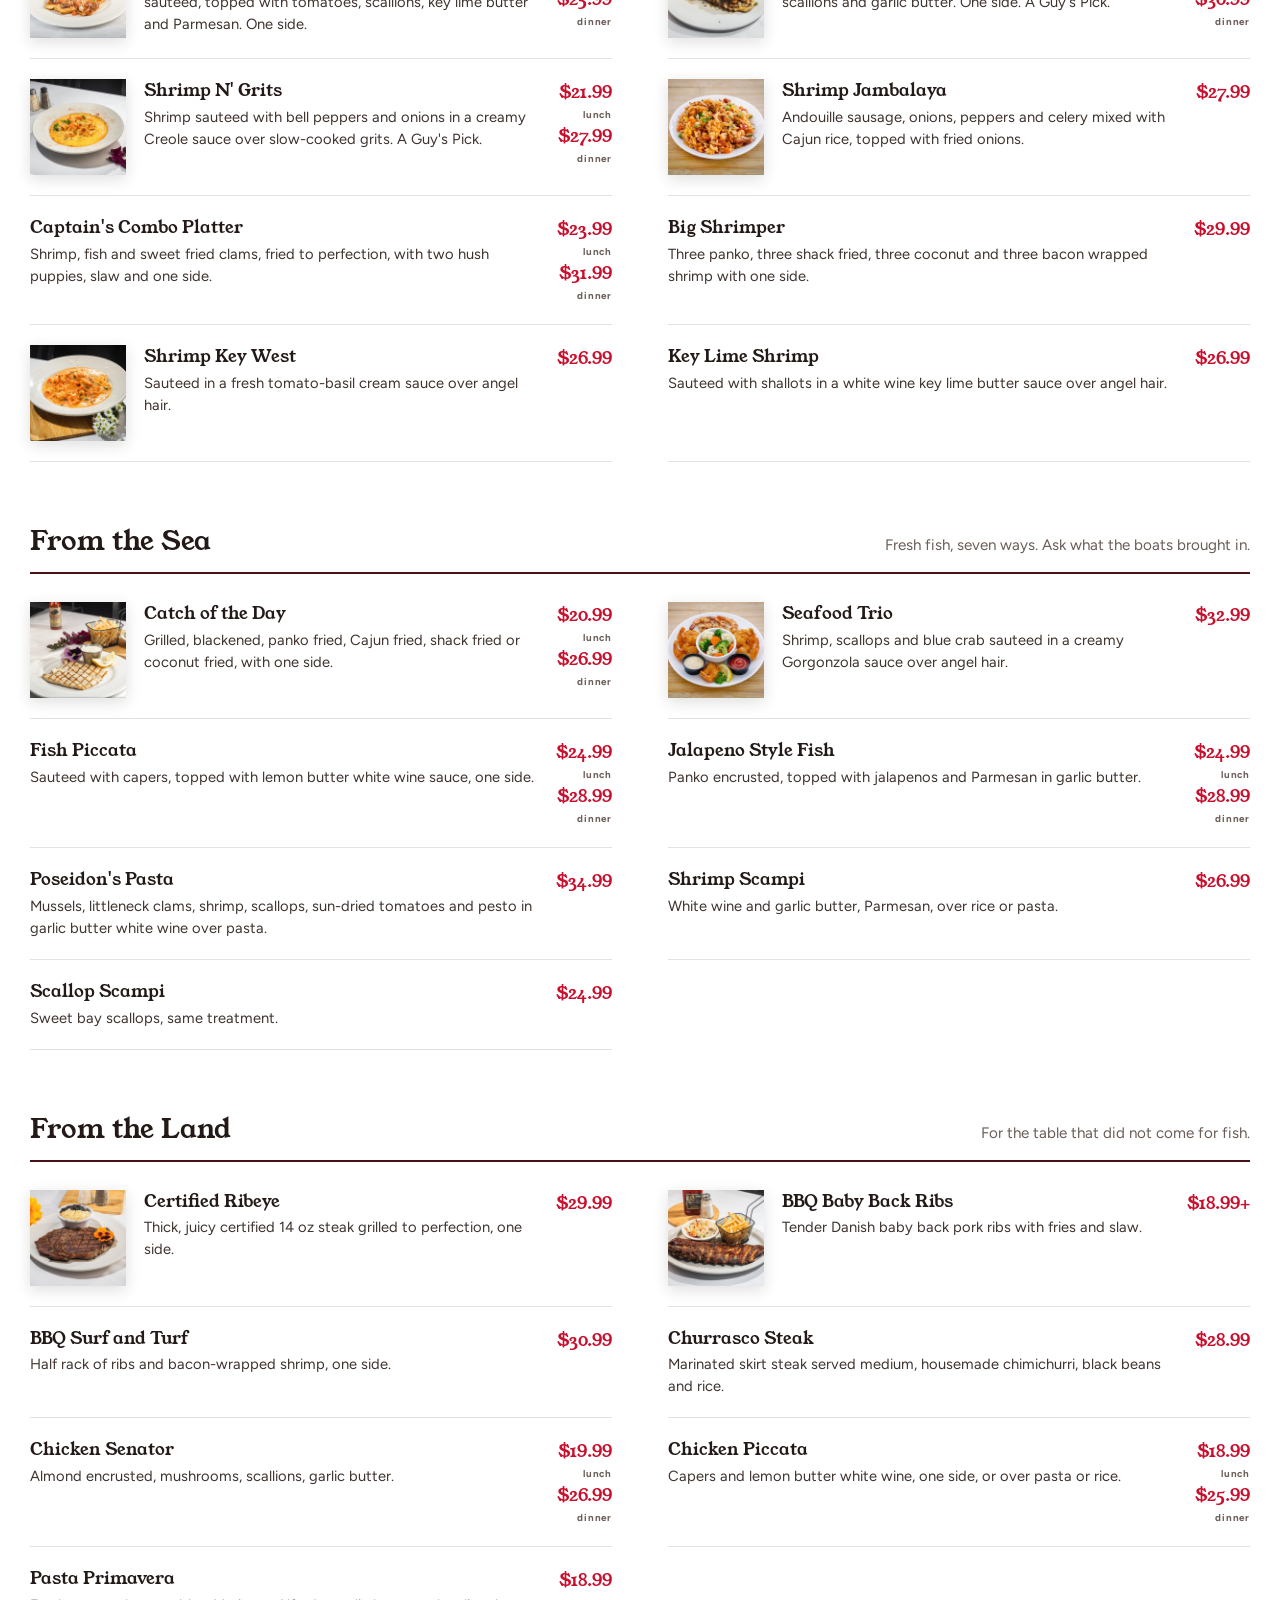
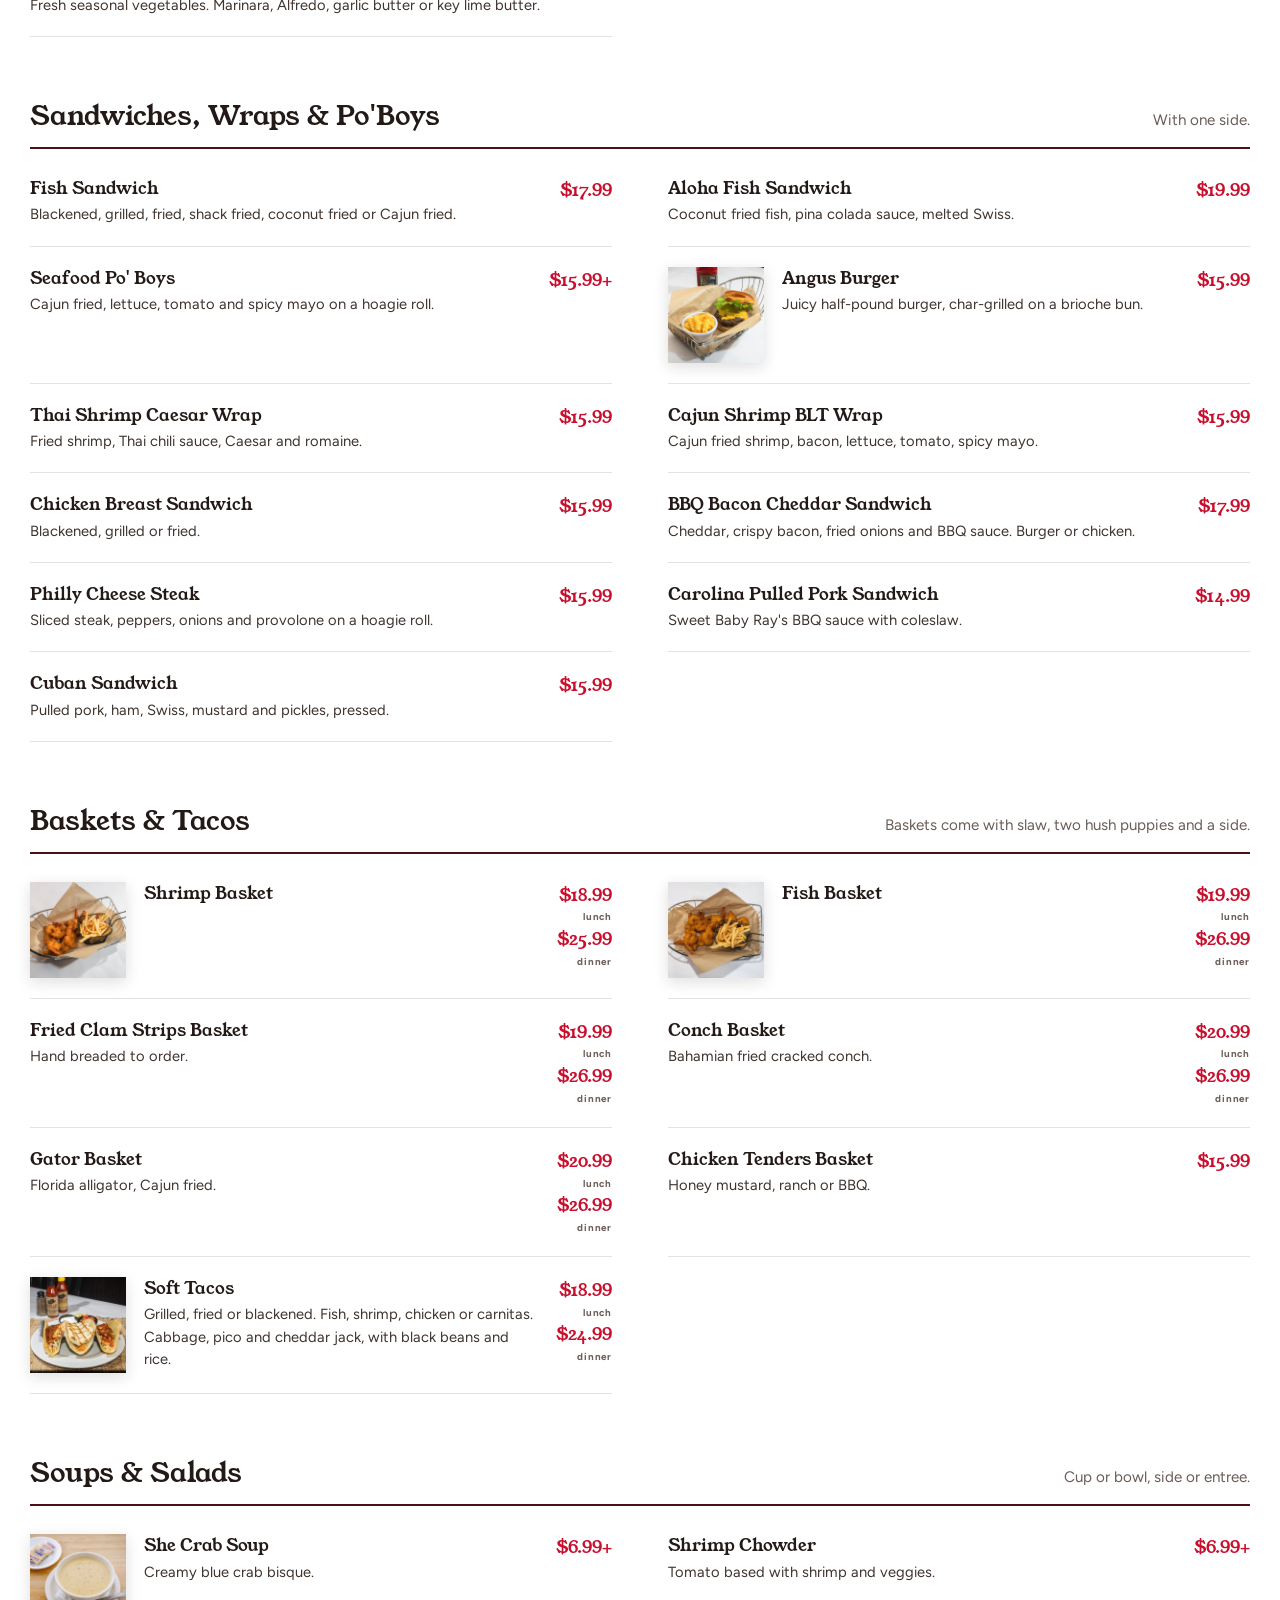
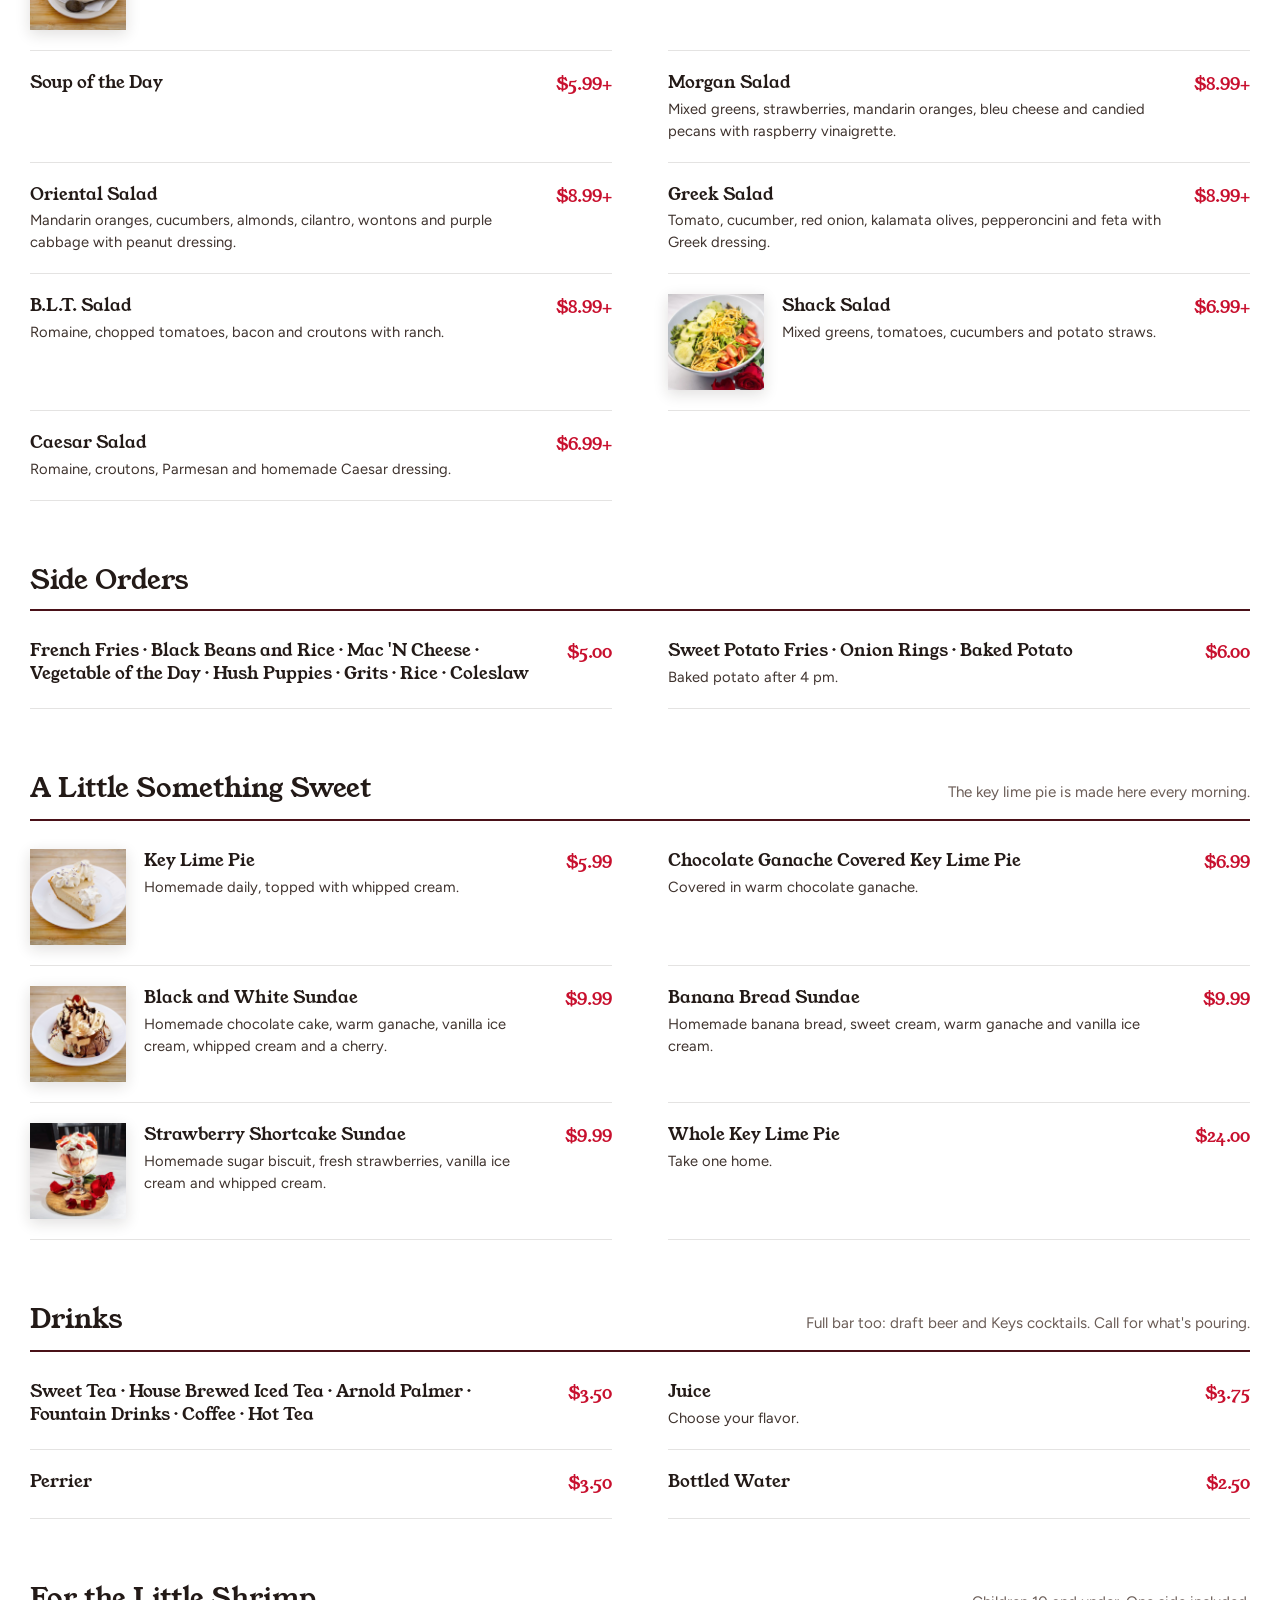
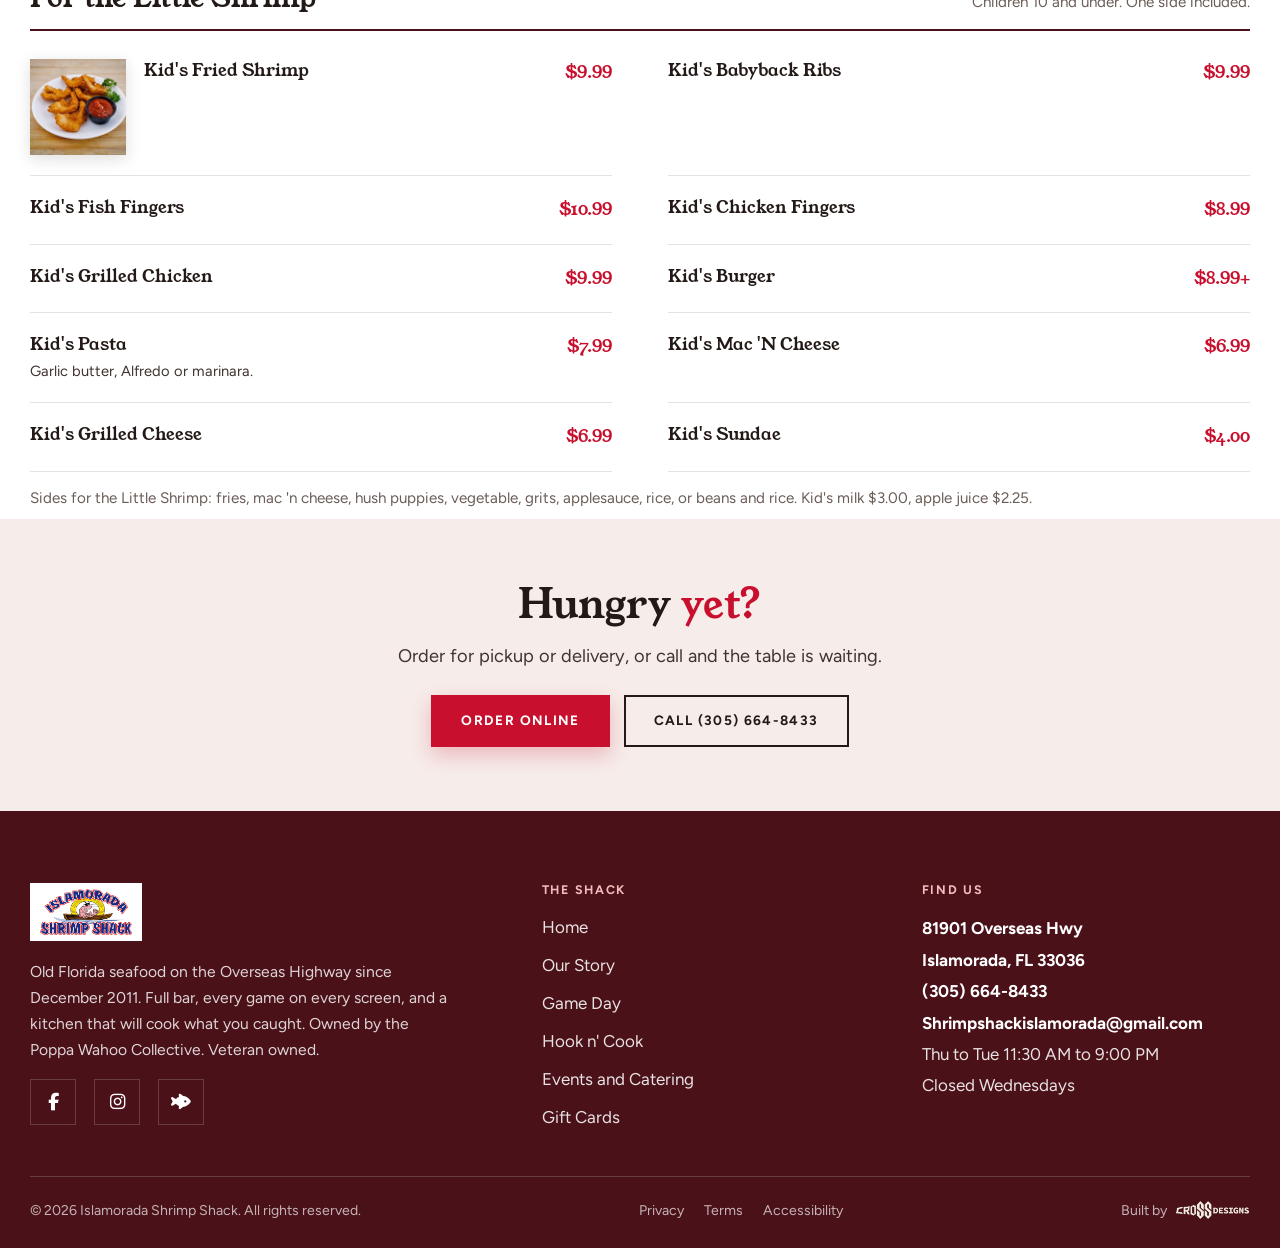
<file: menu.html>
<!DOCTYPE html>
<html lang="en">
<head>
<meta charset="utf-8">
<meta name="viewport" content="width=device-width, initial-scale=1.0, viewport-fit=cover">
<title>Menu | Islamorada Shrimp Shack | Seafood, Baskets and Key Lime Pie</title>
<meta name="description" content="The full Islamorada Shrimp Shack menu with prices: shrimp fritters, Continental Style, Fish Senator, baskets, sandwiches and homemade key lime pie. (305) 664-8433.">
<meta name="robots" content="noindex, nofollow">
<link rel="canonical" href="https://islamoradashrimpshack.com/menu">
<meta name="theme-color" content="#C8102E">
<meta property="og:type" content="website">
<meta property="og:site_name" content="Islamorada Shrimp Shack">
<meta property="og:title" content="Menu | Islamorada Shrimp Shack">
<meta property="og:description" content="The full Islamorada Shrimp Shack menu with prices: shrimp fritters, Continental Style, Fish Senator, baskets, sandwiches and homemade key lime pie. (305) 664-8433.">
<meta property="og:image" content="https://crossfiber.github.io/ShrimpShack/assets/og-share.jpg">
<meta name="twitter:card" content="summary_large_image">
<link rel="icon" type="image/png" href="assets/favicon.png">
<link rel="preconnect" href="https://fonts.googleapis.com">
<link rel="preconnect" href="https://fonts.gstatic.com" crossorigin>
<link href="https://fonts.googleapis.com/css2?family=Young+Serif&family=Figtree:ital,wght@0,400;0,500;0,600;0,700;1,400&display=swap" rel="stylesheet">
<link rel="stylesheet" href="https://cdnjs.cloudflare.com/ajax/libs/font-awesome/6.5.2/css/all.min.css">
<link rel="stylesheet" href="styles.css">
<script type="application/ld+json">
{
  "@context": "https://schema.org",
  "@type": "Menu",
  "name": "Islamorada Shrimp Shack Menu",
  "inLanguage": "en",
  "hasMenuSection": [
    { "@type": "MenuSection", "name": "Appetizers", "hasMenuItem": [
      { "@type": "MenuItem", "name": "Our Famous Shrimp Fritters", "offers": { "@type": "Offer", "price": "13.99", "priceCurrency": "USD" } },
      { "@type": "MenuItem", "name": "Conch Salad", "offers": { "@type": "Offer", "price": "16.99", "priceCurrency": "USD" } },
      { "@type": "MenuItem", "name": "Cracked Conch", "offers": { "@type": "Offer", "price": "17.99", "priceCurrency": "USD" } },
      { "@type": "MenuItem", "name": "Gator Bites", "offers": { "@type": "Offer", "price": "17.99", "priceCurrency": "USD" } },
      { "@type": "MenuItem", "name": "Housemade Smoked Fish Dip", "offers": { "@type": "Offer", "price": "15.99", "priceCurrency": "USD" } }
    ]},
    { "@type": "MenuSection", "name": "Shack Favourites", "hasMenuItem": [
      { "@type": "MenuItem", "name": "Continental Style", "description": "Created at Squid Row in 1992", "offers": { "@type": "Offer", "price": "18.99", "priceCurrency": "USD" } },
      { "@type": "MenuItem", "name": "Fish Senator", "offers": { "@type": "Offer", "price": "25.99", "priceCurrency": "USD" } },
      { "@type": "MenuItem", "name": "Shrimp N' Grits", "offers": { "@type": "Offer", "price": "21.99", "priceCurrency": "USD" } },
      { "@type": "MenuItem", "name": "Shrimp Jambalaya", "offers": { "@type": "Offer", "price": "27.99", "priceCurrency": "USD" } }
    ]},
    { "@type": "MenuSection", "name": "From the Sea", "hasMenuItem": [
      { "@type": "MenuItem", "name": "Catch of the Day", "offers": { "@type": "Offer", "price": "20.99", "priceCurrency": "USD" } },
      { "@type": "MenuItem", "name": "Seafood Trio", "offers": { "@type": "Offer", "price": "32.99", "priceCurrency": "USD" } },
      { "@type": "MenuItem", "name": "Poseidon's Pasta", "offers": { "@type": "Offer", "price": "34.99", "priceCurrency": "USD" } }
    ]},
    { "@type": "MenuSection", "name": "A Little Something Sweet", "hasMenuItem": [
      { "@type": "MenuItem", "name": "Key Lime Pie", "offers": { "@type": "Offer", "price": "5.99", "priceCurrency": "USD" } }
    ]}
  ]
}
</script>
</head>
<body class="menu-page">
<a class="skip-link" href="#main">Skip to content</a>

<nav class="nav" aria-label="Primary">
  <div class="container">
    <a class="brand" href="index.html" aria-label="Islamorada Shrimp Shack home"><img src="assets/logo-nav.png" alt="Islamorada Shrimp Shack" width="720" height="359"></a>
    <ul class="nav-links">
      <li><a href="menu.html" aria-current="page">Menu</a></li>
      <li><a href="story.html">Our Story</a></li>
      <li><a href="index.html#gameday">Game Day</a></li>
      <li><a href="index.html#hook">Hook n' Cook</a></li>
      <li><a href="index.html#events">Events</a></li>
      <li><a href="index.html#visit">Visit</a></li>
    </ul>
    <div class="nav-right">
      <a class="tel" href="tel:+13056648433">(305) 664-8433</a>
      <a class="btn btn-red btn-sm" href="https://islamoradashrimpshack.com/menu" target="_blank" rel="noopener">Order Online</a>
      <button class="hamburger" id="hamburger" aria-label="Open menu" aria-expanded="false" aria-controls="navDrawer"><i class="fa-solid fa-bars"></i></button>
    </div>
  </div>
</nav>
<div class="overlay" id="navOverlay"></div>
<aside class="drawer" id="navDrawer" aria-hidden="true" aria-label="Menu">
  <div class="drawer-head">
    <img src="assets/logo-nav.png" alt="Islamorada Shrimp Shack" width="720" height="359">
    <button class="drawer-close" id="drawerClose" aria-label="Close menu"><i class="fa-solid fa-xmark"></i></button>
  </div>
  <ul class="drawer-links">
    <li><a href="index.html">Home</a></li>
    <li><a href="#appetizers">Appetizers</a></li>
    <li><a href="#favourites">Shack Favourites</a></li>
    <li><a href="#sea">From the Sea</a></li>
    <li><a href="#baskets">Baskets and Tacos</a></li>
    <li><a href="#sweet">Something Sweet</a></li>
    <li><a href="#kids">For the Little Shrimp</a></li>
  </ul>
  <div class="drawer-foot">
    <a class="btn btn-white" href="tel:+13056648433"><i class="fa-solid fa-phone-volume" aria-hidden="true"></i>(305) 664-8433</a>
    <a class="btn btn-red" href="https://islamoradashrimpshack.com/menu" target="_blank" rel="noopener">Order Online</a>
    <p>81901 Overseas Hwy, Islamorada. Open 11:30 to 9, closed Wednesdays.</p>
  </div>
</aside>

<header class="menu-hero">
  <div class="container menu-hero-row">
    <div>
      <h1 style="font-size:clamp(2rem,3.6vw,3rem)">Real fish, real prices</h1>
      <p class="lede" style="margin:12px 0 0">Lunch prices run until 4. The catch of the day is on the chalkboard out front and changes with the boats. Full bar.</p>
    </div>
    <a class="btn btn-white" href="https://islamoradashrimpshack.com/menu" target="_blank" rel="noopener">Order for Pickup or Delivery</a>
  </div>
</header>

<div class="catbar" id="catbar" aria-label="Menu categories">
  <div class="container catbar-inner">
    <a href="#appetizers">Appetizers</a>
    <a href="#favourites">Shack Favourites</a>
    <a href="#sea">From the Sea</a>
    <a href="#land">From the Land</a>
    <a href="#sandwiches">Sandwiches</a>
    <a href="#baskets">Baskets &amp; Tacos</a>
    <a href="#soups">Soups &amp; Salads</a>
    <a href="#sides">Sides</a>
    <a href="#sweet">Sweet</a>
    <a href="#drinks">Drinks</a>
    <a href="#kids">Little Shrimp</a>
  </div>
</div>

<main id="main" tabindex="-1">

<section class="mcat" id="appetizers">
  <div class="container">
    <div class="mcat-head"><h2>Appetizers</h2><p>Start with the fritters. Everyone does.</p></div>
    <div class="mitems grid-guard">
      <div class="mitem"><img src="assets/dish/shrimp-fritters.jpg" alt="Our Famous Shrimp Fritters" width="800" height="800" loading="lazy"><div><h3>Our Famous Shrimp Fritters</h3><p>Six fritters loaded with shrimp, seasoned with peppers and onions, fried and served with remoulade. A Guy's Pick.</p></div><span class="mprice">$13.99</span></div>
      <div class="mitem"><img src="assets/dish/fried-shrimp.jpg" alt="Fried Shrimp" width="800" height="800" loading="lazy"><div><h3>Fried Shrimp</h3><p>Six fried shrimp. Choose shack, coconut, Cajun, panko or Buffalo.</p></div><span class="mprice">$11.99</span></div>
      <div class="mitem"><img src="assets/dish/smoked-fish-dip.jpg" alt="Housemade Smoked Fish Dip" width="800" height="800" loading="lazy"><div><h3>Housemade Smoked Fish Dip</h3><p>Smoked wahoo made into a creamy dip with capers, onions, tomato and crackers.</p></div><span class="mprice">$15.99</span></div>
      <div class="mitem"><img src="assets/dish/gator-bites.jpg" alt="Gator Bites" width="800" height="800" loading="lazy"><div><h3>Gator Bites</h3><p>Florida alligator, Cajun fried, with remoulade.</p></div><span class="mprice">$17.99</span></div>
      <div class="mitem"><img src="assets/dish/conch-salad.jpg" alt="Conch Salad" width="800" height="800" loading="lazy"><div><h3>Conch Salad</h3><p>Made to order with Caribbean conch, peppers, onions, tomato and freshly squeezed citrus.</p></div><span class="mprice">$16.99</span></div>
      <div class="mitem noimg"><div><h3>Seared Ahi Tuna</h3><p>Yellowfin tuna, rare, with ponzu, wasabi, ginger and fried wontons.</p></div><span class="mprice">$14.99</span></div>
      <div class="mitem noimg"><div><h3>Fried Calamari</h3><p>Sprinkled with Parmesan, served with marinara.</p></div><span class="mprice">$16.99</span></div>
      <div class="mitem noimg"><div><h3>Cracked Conch</h3><p>Breaded and fried Bahamian style with cocktail sauce.</p></div><span class="mprice">$17.99</span></div>
      <div class="mitem"><img src="assets/dish/peel-eat-shrimp.jpg" alt="Peel and Eat Shrimp" width="800" height="800" loading="lazy"><div><h3>Peel and Eat Shrimp</h3><p>Half pound of boiled shrimp served cold with cocktail sauce.</p></div><span class="mprice">$14.99</span></div>
      <div class="mitem noimg"><div><h3>Bacon Wrapped Shrimp</h3><p>Grilled and topped with BBQ sauce.</p></div><span class="mprice">$14.99</span></div>
      <div class="mitem noimg"><div><h3>Buffalo Potato Skins</h3><p>Chicken or shrimp, served with bleu cheese.</p></div><span class="mprice">$13.99</span></div>
      <div class="mitem noimg"><div><h3>Fried Zucchini Sticks</h3><p>Parmesan and ranch.</p></div><span class="mprice">$10.99</span></div>
      <div class="mitem noimg"><div><h3>Fried Mozzarella Sticks</h3><p>Served with marinara.</p></div><span class="mprice">$11.99</span></div>
      <div class="mitem noimg"><div><h3>Fried Ipswich Clam Strips</h3><p>Hand breaded to order.</p></div><span class="mprice">$14.99</span></div>
      <div class="mitem noimg"><div><h3>Shack Sampler</h3><p>Three shrimp fritters, three shack fried shrimp, Cajun fried gator and cracked conch. Try all the favorites.</p></div><span class="mprice">$29.99</span></div>
    </div>
  </div>
</section>

<section class="mcat" id="favourites">
  <div class="container">
    <div class="mcat-head"><h2>Shack Favourites</h2><p>The plates that built the Shack. Lunch until 4, dinner after.</p></div>
    <div class="mitems grid-guard">
      <div class="mitem"><img src="assets/dish/continental.jpg" alt="Continental Style" width="800" height="800" loading="lazy"><div><h3>Continental Style</h3><p>Created right here at Squid Row in 1992. Panko encrusted, sauteed, topped with tomatoes, scallions, key lime butter and Parmesan. One side.</p></div><span class="mprice">$18.99<small>lunch</small>$25.99<small>dinner</small></span></div>
      <div class="mitem"><img src="assets/dish/fish-senator.jpg" alt="Fish Senator" width="800" height="800" loading="lazy"><div><h3>Fish Senator</h3><p>Fresh fish encrusted in almonds, topped with mushrooms, scallions and garlic butter. One side. A Guy's Pick.</p></div><span class="mprice">$25.99<small>lunch</small>$30.99<small>dinner</small></span></div>
      <div class="mitem"><img src="assets/dish/shrimp-grits.jpg" alt="Shrimp N' Grits" width="800" height="800" loading="lazy"><div><h3>Shrimp N' Grits</h3><p>Shrimp sauteed with bell peppers and onions in a creamy Creole sauce over slow-cooked grits. A Guy's Pick.</p></div><span class="mprice">$21.99<small>lunch</small>$27.99<small>dinner</small></span></div>
      <div class="mitem"><img src="assets/dish/jambalaya.jpg" alt="Shrimp Jambalaya" width="800" height="800" loading="lazy"><div><h3>Shrimp Jambalaya</h3><p>Andouille sausage, onions, peppers and celery mixed with Cajun rice, topped with fried onions.</p></div><span class="mprice">$27.99</span></div>
      <div class="mitem noimg"><div><h3>Captain's Combo Platter</h3><p>Shrimp, fish and sweet fried clams, fried to perfection, with two hush puppies, slaw and one side.</p></div><span class="mprice">$23.99<small>lunch</small>$31.99<small>dinner</small></span></div>
      <div class="mitem noimg"><div><h3>Big Shrimper</h3><p>Three panko, three shack fried, three coconut and three bacon wrapped shrimp with one side.</p></div><span class="mprice">$29.99</span></div>
      <div class="mitem"><img src="assets/dish/shrimp-key-west.jpg" alt="Shrimp Key West" width="800" height="800" loading="lazy"><div><h3>Shrimp Key West</h3><p>Sauteed in a fresh tomato-basil cream sauce over angel hair.</p></div><span class="mprice">$26.99</span></div>
      <div class="mitem noimg"><div><h3>Key Lime Shrimp</h3><p>Sauteed with shallots in a white wine key lime butter sauce over angel hair.</p></div><span class="mprice">$26.99</span></div>
    </div>
  </div>
</section>

<section class="mcat" id="sea">
  <div class="container">
    <div class="mcat-head"><h2>From the Sea</h2><p>Fresh fish, seven ways. Ask what the boats brought in.</p></div>
    <div class="mitems grid-guard">
      <div class="mitem"><img src="assets/dish/grilled-fish-fries.jpg" alt="Catch of the Day, grilled" width="800" height="800" loading="lazy"><div><h3>Catch of the Day</h3><p>Grilled, blackened, panko fried, Cajun fried, shack fried or coconut fried, with one side.</p></div><span class="mprice">$20.99<small>lunch</small>$26.99<small>dinner</small></span></div>
      <div class="mitem"><img src="assets/dish/seafood-trio.jpg" alt="Seafood Trio" width="800" height="800" loading="lazy"><div><h3>Seafood Trio</h3><p>Shrimp, scallops and blue crab sauteed in a creamy Gorgonzola sauce over angel hair.</p></div><span class="mprice">$32.99</span></div>
      <div class="mitem noimg"><div><h3>Fish Piccata</h3><p>Sauteed with capers, topped with lemon butter white wine sauce, one side.</p></div><span class="mprice">$24.99<small>lunch</small>$28.99<small>dinner</small></span></div>
      <div class="mitem noimg"><div><h3>Jalapeno Style Fish</h3><p>Panko encrusted, topped with jalapenos and Parmesan in garlic butter.</p></div><span class="mprice">$24.99<small>lunch</small>$28.99<small>dinner</small></span></div>
      <div class="mitem noimg"><div><h3>Poseidon's Pasta</h3><p>Mussels, littleneck clams, shrimp, scallops, sun-dried tomatoes and pesto in garlic butter white wine over pasta.</p></div><span class="mprice">$34.99</span></div>
      <div class="mitem noimg"><div><h3>Shrimp Scampi</h3><p>White wine and garlic butter, Parmesan, over rice or pasta.</p></div><span class="mprice">$26.99</span></div>
      <div class="mitem noimg"><div><h3>Scallop Scampi</h3><p>Sweet bay scallops, same treatment.</p></div><span class="mprice">$24.99</span></div>
    </div>
  </div>
</section>

<section class="mcat" id="land">
  <div class="container">
    <div class="mcat-head"><h2>From the Land</h2><p>For the table that did not come for fish.</p></div>
    <div class="mitems grid-guard">
      <div class="mitem"><img src="assets/dish/ribeye.jpg" alt="Certified Ribeye" width="800" height="800" loading="lazy"><div><h3>Certified Ribeye</h3><p>Thick, juicy certified 14 oz steak grilled to perfection, one side.</p></div><span class="mprice">$29.99</span></div>
      <div class="mitem"><img src="assets/dish/bbq-ribs.jpg" alt="BBQ Baby Back Ribs" width="800" height="800" loading="lazy"><div><h3>BBQ Baby Back Ribs</h3><p>Tender Danish baby back pork ribs with fries and slaw.</p></div><span class="mprice">$18.99+</span></div>
      <div class="mitem noimg"><div><h3>BBQ Surf and Turf</h3><p>Half rack of ribs and bacon-wrapped shrimp, one side.</p></div><span class="mprice">$30.99</span></div>
      <div class="mitem noimg"><div><h3>Churrasco Steak</h3><p>Marinated skirt steak served medium, housemade chimichurri, black beans and rice.</p></div><span class="mprice">$28.99</span></div>
      <div class="mitem noimg"><div><h3>Chicken Senator</h3><p>Almond encrusted, mushrooms, scallions, garlic butter.</p></div><span class="mprice">$19.99<small>lunch</small>$26.99<small>dinner</small></span></div>
      <div class="mitem noimg"><div><h3>Chicken Piccata</h3><p>Capers and lemon butter white wine, one side, or over pasta or rice.</p></div><span class="mprice">$18.99<small>lunch</small>$25.99<small>dinner</small></span></div>
      <div class="mitem noimg"><div><h3>Pasta Primavera</h3><p>Fresh seasonal vegetables. Marinara, Alfredo, garlic butter or key lime butter.</p></div><span class="mprice">$18.99</span></div>
    </div>
  </div>
</section>

<section class="mcat" id="sandwiches">
  <div class="container">
    <div class="mcat-head"><h2>Sandwiches, Wraps &amp; Po'Boys</h2><p>With one side.</p></div>
    <div class="mitems grid-guard">
      <div class="mitem noimg"><div><h3>Fish Sandwich</h3><p>Blackened, grilled, fried, shack fried, coconut fried or Cajun fried.</p></div><span class="mprice">$17.99</span></div>
      <div class="mitem noimg"><div><h3>Aloha Fish Sandwich</h3><p>Coconut fried fish, pina colada sauce, melted Swiss.</p></div><span class="mprice">$19.99</span></div>
      <div class="mitem noimg"><div><h3>Seafood Po' Boys</h3><p>Cajun fried, lettuce, tomato and spicy mayo on a hoagie roll.</p></div><span class="mprice">$15.99+</span></div>
      <div class="mitem"><img src="assets/dish/angus-burger.jpg" alt="Angus Burger" width="800" height="800" loading="lazy"><div><h3>Angus Burger</h3><p>Juicy half-pound burger, char-grilled on a brioche bun.</p></div><span class="mprice">$15.99</span></div>
      <div class="mitem noimg"><div><h3>Thai Shrimp Caesar Wrap</h3><p>Fried shrimp, Thai chili sauce, Caesar and romaine.</p></div><span class="mprice">$15.99</span></div>
      <div class="mitem noimg"><div><h3>Cajun Shrimp BLT Wrap</h3><p>Cajun fried shrimp, bacon, lettuce, tomato, spicy mayo.</p></div><span class="mprice">$15.99</span></div>
      <div class="mitem noimg"><div><h3>Chicken Breast Sandwich</h3><p>Blackened, grilled or fried.</p></div><span class="mprice">$15.99</span></div>
      <div class="mitem noimg"><div><h3>BBQ Bacon Cheddar Sandwich</h3><p>Cheddar, crispy bacon, fried onions and BBQ sauce. Burger or chicken.</p></div><span class="mprice">$17.99</span></div>
      <div class="mitem noimg"><div><h3>Philly Cheese Steak</h3><p>Sliced steak, peppers, onions and provolone on a hoagie roll.</p></div><span class="mprice">$15.99</span></div>
      <div class="mitem noimg"><div><h3>Carolina Pulled Pork Sandwich</h3><p>Sweet Baby Ray's BBQ sauce with coleslaw.</p></div><span class="mprice">$14.99</span></div>
      <div class="mitem noimg"><div><h3>Cuban Sandwich</h3><p>Pulled pork, ham, Swiss, mustard and pickles, pressed.</p></div><span class="mprice">$15.99</span></div>
    </div>
  </div>
</section>

<section class="mcat" id="baskets">
  <div class="container">
    <div class="mcat-head"><h2>Baskets &amp; Tacos</h2><p>Baskets come with slaw, two hush puppies and a side.</p></div>
    <div class="mitems grid-guard">
      <div class="mitem"><img src="assets/dish/shrimp-basket.jpg" alt="Shrimp Basket" width="800" height="800" loading="lazy"><div><h3>Shrimp Basket</h3></div><span class="mprice">$18.99<small>lunch</small>$25.99<small>dinner</small></span></div>
      <div class="mitem"><img src="assets/dish/fried-basket-gallery.jpg" alt="Fish Basket" width="800" height="800" loading="lazy"><div><h3>Fish Basket</h3></div><span class="mprice">$19.99<small>lunch</small>$26.99<small>dinner</small></span></div>
      <div class="mitem noimg"><div><h3>Fried Clam Strips Basket</h3><p>Hand breaded to order.</p></div><span class="mprice">$19.99<small>lunch</small>$26.99<small>dinner</small></span></div>
      <div class="mitem noimg"><div><h3>Conch Basket</h3><p>Bahamian fried cracked conch.</p></div><span class="mprice">$20.99<small>lunch</small>$26.99<small>dinner</small></span></div>
      <div class="mitem noimg"><div><h3>Gator Basket</h3><p>Florida alligator, Cajun fried.</p></div><span class="mprice">$20.99<small>lunch</small>$26.99<small>dinner</small></span></div>
      <div class="mitem noimg"><div><h3>Chicken Tenders Basket</h3><p>Honey mustard, ranch or BBQ.</p></div><span class="mprice">$15.99</span></div>
      <div class="mitem"><img src="assets/dish/soft-tacos.jpg" alt="Soft Tacos" width="800" height="800" loading="lazy"><div><h3>Soft Tacos</h3><p>Grilled, fried or blackened. Fish, shrimp, chicken or carnitas. Cabbage, pico and cheddar jack, with black beans and rice.</p></div><span class="mprice">$18.99<small>lunch</small>$24.99<small>dinner</small></span></div>
    </div>
  </div>
</section>

<section class="mcat" id="soups">
  <div class="container">
    <div class="mcat-head"><h2>Soups &amp; Salads</h2><p>Cup or bowl, side or entree.</p></div>
    <div class="mitems grid-guard">
      <div class="mitem"><img src="assets/dish/she-crab-soup.jpg" alt="She Crab Soup" width="800" height="800" loading="lazy"><div><h3>She Crab Soup</h3><p>Creamy blue crab bisque.</p></div><span class="mprice">$6.99+</span></div>
      <div class="mitem noimg"><div><h3>Shrimp Chowder</h3><p>Tomato based with shrimp and veggies.</p></div><span class="mprice">$6.99+</span></div>
      <div class="mitem noimg"><div><h3>Soup of the Day</h3></div><span class="mprice">$5.99+</span></div>
      <div class="mitem noimg"><div><h3>Morgan Salad</h3><p>Mixed greens, strawberries, mandarin oranges, bleu cheese and candied pecans with raspberry vinaigrette.</p></div><span class="mprice">$8.99+</span></div>
      <div class="mitem noimg"><div><h3>Oriental Salad</h3><p>Mandarin oranges, cucumbers, almonds, cilantro, wontons and purple cabbage with peanut dressing.</p></div><span class="mprice">$8.99+</span></div>
      <div class="mitem noimg"><div><h3>Greek Salad</h3><p>Tomato, cucumber, red onion, kalamata olives, pepperoncini and feta with Greek dressing.</p></div><span class="mprice">$8.99+</span></div>
      <div class="mitem noimg"><div><h3>B.L.T. Salad</h3><p>Romaine, chopped tomatoes, bacon and croutons with ranch.</p></div><span class="mprice">$8.99+</span></div>
      <div class="mitem"><img src="assets/dish/salad-gallery.jpg" alt="Shack Salad" width="800" height="800" loading="lazy"><div><h3>Shack Salad</h3><p>Mixed greens, tomatoes, cucumbers and potato straws.</p></div><span class="mprice">$6.99+</span></div>
      <div class="mitem noimg"><div><h3>Caesar Salad</h3><p>Romaine, croutons, Parmesan and homemade Caesar dressing.</p></div><span class="mprice">$6.99+</span></div>
    </div>
  </div>
</section>

<section class="mcat" id="sides">
  <div class="container">
    <div class="mcat-head"><h2>Side Orders</h2></div>
    <div class="mitems grid-guard">
      <div class="mitem noimg"><div><h3>French Fries · Black Beans and Rice · Mac 'N Cheese · Vegetable of the Day · Hush Puppies · Grits · Rice · Coleslaw</h3></div><span class="mprice">$5.00</span></div>
      <div class="mitem noimg"><div><h3>Sweet Potato Fries · Onion Rings · Baked Potato</h3><p>Baked potato after 4 pm.</p></div><span class="mprice">$6.00</span></div>
    </div>
  </div>
</section>

<section class="mcat" id="sweet">
  <div class="container">
    <div class="mcat-head"><h2>A Little Something Sweet</h2><p>The key lime pie is made here every morning.</p></div>
    <div class="mitems grid-guard">
      <div class="mitem"><img src="assets/dish/key-lime-pie.jpg" alt="Key Lime Pie" width="800" height="800" loading="lazy"><div><h3>Key Lime Pie</h3><p>Homemade daily, topped with whipped cream.</p></div><span class="mprice">$5.99</span></div>
      <div class="mitem noimg"><div><h3>Chocolate Ganache Covered Key Lime Pie</h3><p>Covered in warm chocolate ganache.</p></div><span class="mprice">$6.99</span></div>
      <div class="mitem"><img src="assets/dish/black-white-sundae.jpg" alt="Black and White Sundae" width="800" height="800" loading="lazy"><div><h3>Black and White Sundae</h3><p>Homemade chocolate cake, warm ganache, vanilla ice cream, whipped cream and a cherry.</p></div><span class="mprice">$9.99</span></div>
      <div class="mitem noimg"><div><h3>Banana Bread Sundae</h3><p>Homemade banana bread, sweet cream, warm ganache and vanilla ice cream.</p></div><span class="mprice">$9.99</span></div>
      <div class="mitem"><img src="assets/dish/strawberry-shortcake.jpg" alt="Strawberry Shortcake Sundae" width="800" height="800" loading="lazy"><div><h3>Strawberry Shortcake Sundae</h3><p>Homemade sugar biscuit, fresh strawberries, vanilla ice cream and whipped cream.</p></div><span class="mprice">$9.99</span></div>
      <div class="mitem noimg"><div><h3>Whole Key Lime Pie</h3><p>Take one home.</p></div><span class="mprice">$24.00</span></div>
    </div>
  </div>
</section>

<section class="mcat" id="drinks">
  <div class="container">
    <div class="mcat-head"><h2>Drinks</h2><p>Full bar too: draft beer and Keys cocktails. Call for what's pouring.</p></div>
    <div class="mitems grid-guard">
      <div class="mitem noimg"><div><h3>Sweet Tea · House Brewed Iced Tea · Arnold Palmer · Fountain Drinks · Coffee · Hot Tea</h3></div><span class="mprice">$3.50</span></div>
      <div class="mitem noimg"><div><h3>Juice</h3><p>Choose your flavor.</p></div><span class="mprice">$3.75</span></div>
      <div class="mitem noimg"><div><h3>Perrier</h3></div><span class="mprice">$3.50</span></div>
      <div class="mitem noimg"><div><h3>Bottled Water</h3></div><span class="mprice">$2.50</span></div>
    </div>
  </div>
</section>

<section class="mcat" id="kids">
  <div class="container">
    <div class="mcat-head"><h2>For the Little Shrimp</h2><p>Children 10 and under. One side included.</p></div>
    <div class="mitems grid-guard">
      <div class="mitem"><img src="assets/dish/kids-fried-shrimp.jpg" alt="Kid's Fried Shrimp" width="800" height="800" loading="lazy"><div><h3>Kid's Fried Shrimp</h3></div><span class="mprice">$9.99</span></div>
      <div class="mitem noimg"><div><h3>Kid's Babyback Ribs</h3></div><span class="mprice">$9.99</span></div>
      <div class="mitem noimg"><div><h3>Kid's Fish Fingers</h3></div><span class="mprice">$10.99</span></div>
      <div class="mitem noimg"><div><h3>Kid's Chicken Fingers</h3></div><span class="mprice">$8.99</span></div>
      <div class="mitem noimg"><div><h3>Kid's Grilled Chicken</h3></div><span class="mprice">$9.99</span></div>
      <div class="mitem noimg"><div><h3>Kid's Burger</h3></div><span class="mprice">$8.99+</span></div>
      <div class="mitem noimg"><div><h3>Kid's Pasta</h3><p>Garlic butter, Alfredo or marinara.</p></div><span class="mprice">$7.99</span></div>
      <div class="mitem noimg"><div><h3>Kid's Mac 'N Cheese</h3></div><span class="mprice">$6.99</span></div>
      <div class="mitem noimg"><div><h3>Kid's Grilled Cheese</h3></div><span class="mprice">$6.99</span></div>
      <div class="mitem noimg"><div><h3>Kid's Sundae</h3></div><span class="mprice">$4.00</span></div>
    </div>
    <p class="mnote">Sides for the Little Shrimp: fries, mac 'n cheese, hush puppies, vegetable, grits, applesauce, rice, or beans and rice. Kid's milk $3.00, apple juice $2.25.</p>
  </div>
</section>

<div class="menu-cta-band">
  <div class="container">
    <h2>Hungry <span class="hl">yet?</span></h2>
    <p class="lede" style="margin-inline:auto">Order for pickup or delivery, or call and the table is waiting.</p>
    <div class="dishes-cta">
      <a class="btn btn-red" href="https://islamoradashrimpshack.com/menu" target="_blank" rel="noopener">Order Online</a>
      <a class="btn btn-ink" href="tel:+13056648433">Call (305) 664-8433</a>
    </div>
  </div>
</div>
</main>

<div class="morder" aria-hidden="true">
  <a class="btn btn-red" href="https://islamoradashrimpshack.com/menu" target="_blank" rel="noopener" tabindex="-1">Order Online</a>
  <a class="btn btn-ink" href="tel:+13056648433" tabindex="-1">Call</a>
</div>

<footer class="footer">
  <div class="container">
    <div class="foot-grid grid-guard">
      <div class="foot-brand">
        <img src="assets/logo-nav.png" alt="Islamorada Shrimp Shack" width="720" height="359">
        <p>Old Florida seafood on the Overseas Highway since December 2011. Full bar, every game on every screen, and a kitchen that will cook what you caught. Owned by the Poppa Wahoo Collective. Veteran owned.</p>
        <div class="foot-social">
          <a href="https://www.facebook.com/IslamoradaShrimpShack/" target="_blank" rel="noopener" aria-label="Facebook"><i class="fa-brands fa-facebook-f"></i></a>
          <a href="https://www.instagram.com/islamoradashrimpshack/" target="_blank" rel="noopener" aria-label="Instagram"><i class="fa-brands fa-instagram"></i></a>
          <a href="https://poppawahoo.com/" target="_blank" rel="noopener" aria-label="Poppa Wahoo Collective"><i class="fa-solid fa-fish-fins"></i></a>
        </div>
      </div>
      <div class="foot-links-col">
        <h3>The Shack</h3>
        <ul>
          <li><a href="index.html">Home</a></li>
          <li><a href="story.html">Our Story</a></li>
          <li><a href="index.html#gameday">Game Day</a></li>
          <li><a href="index.html#hook">Hook n' Cook</a></li>
          <li><a href="index.html#events">Events and Catering</a></li>
          <li><a href="https://islamoradashrimpshack.com/gift-cards" target="_blank" rel="noopener">Gift Cards</a></li>
        </ul>
      </div>
      <div>
        <h3>Find us</h3>
        <address>
          <a href="https://www.google.com/maps/dir/?api=1&destination=Islamorada+Shrimp+Shack,+81901+Overseas+Hwy,+Islamorada,+FL+33036" target="_blank" rel="noopener">81901 Overseas Hwy<br>Islamorada, FL 33036</a><br>
          <a href="tel:+13056648433">(305) 664-8433</a><br>
          <a href="mailto:Shrimpshackislamorada@gmail.com">Shrimpshackislamorada@gmail.com</a><br>
          Thu to Tue 11:30 AM to 9:00 PM<br>Closed Wednesdays
        </address>
      </div>
    </div>
    <div class="foot-bottom">
      <span>&copy; 2026 Islamorada Shrimp Shack. All rights reserved.</span>
      <div class="links">
        <a href="https://islamoradashrimpshack.com/privacy" target="_blank" rel="noopener">Privacy</a>
        <a href="https://islamoradashrimpshack.com/terms" target="_blank" rel="noopener">Terms</a>
        <a href="https://islamoradashrimpshack.com/accessibility" target="_blank" rel="noopener">Accessibility</a>
      </div>
      <a class="credit" href="https://crossdesigned.com" target="_blank" rel="noopener" aria-label="Website built by Cross Designs">Built by <img src="assets/cross-designs.png" alt="Cross Designs" width="1079" height="286"></a>
    </div>
  </div>
</footer>

<script src="site.js"></script>
</body>
</html>
</file>
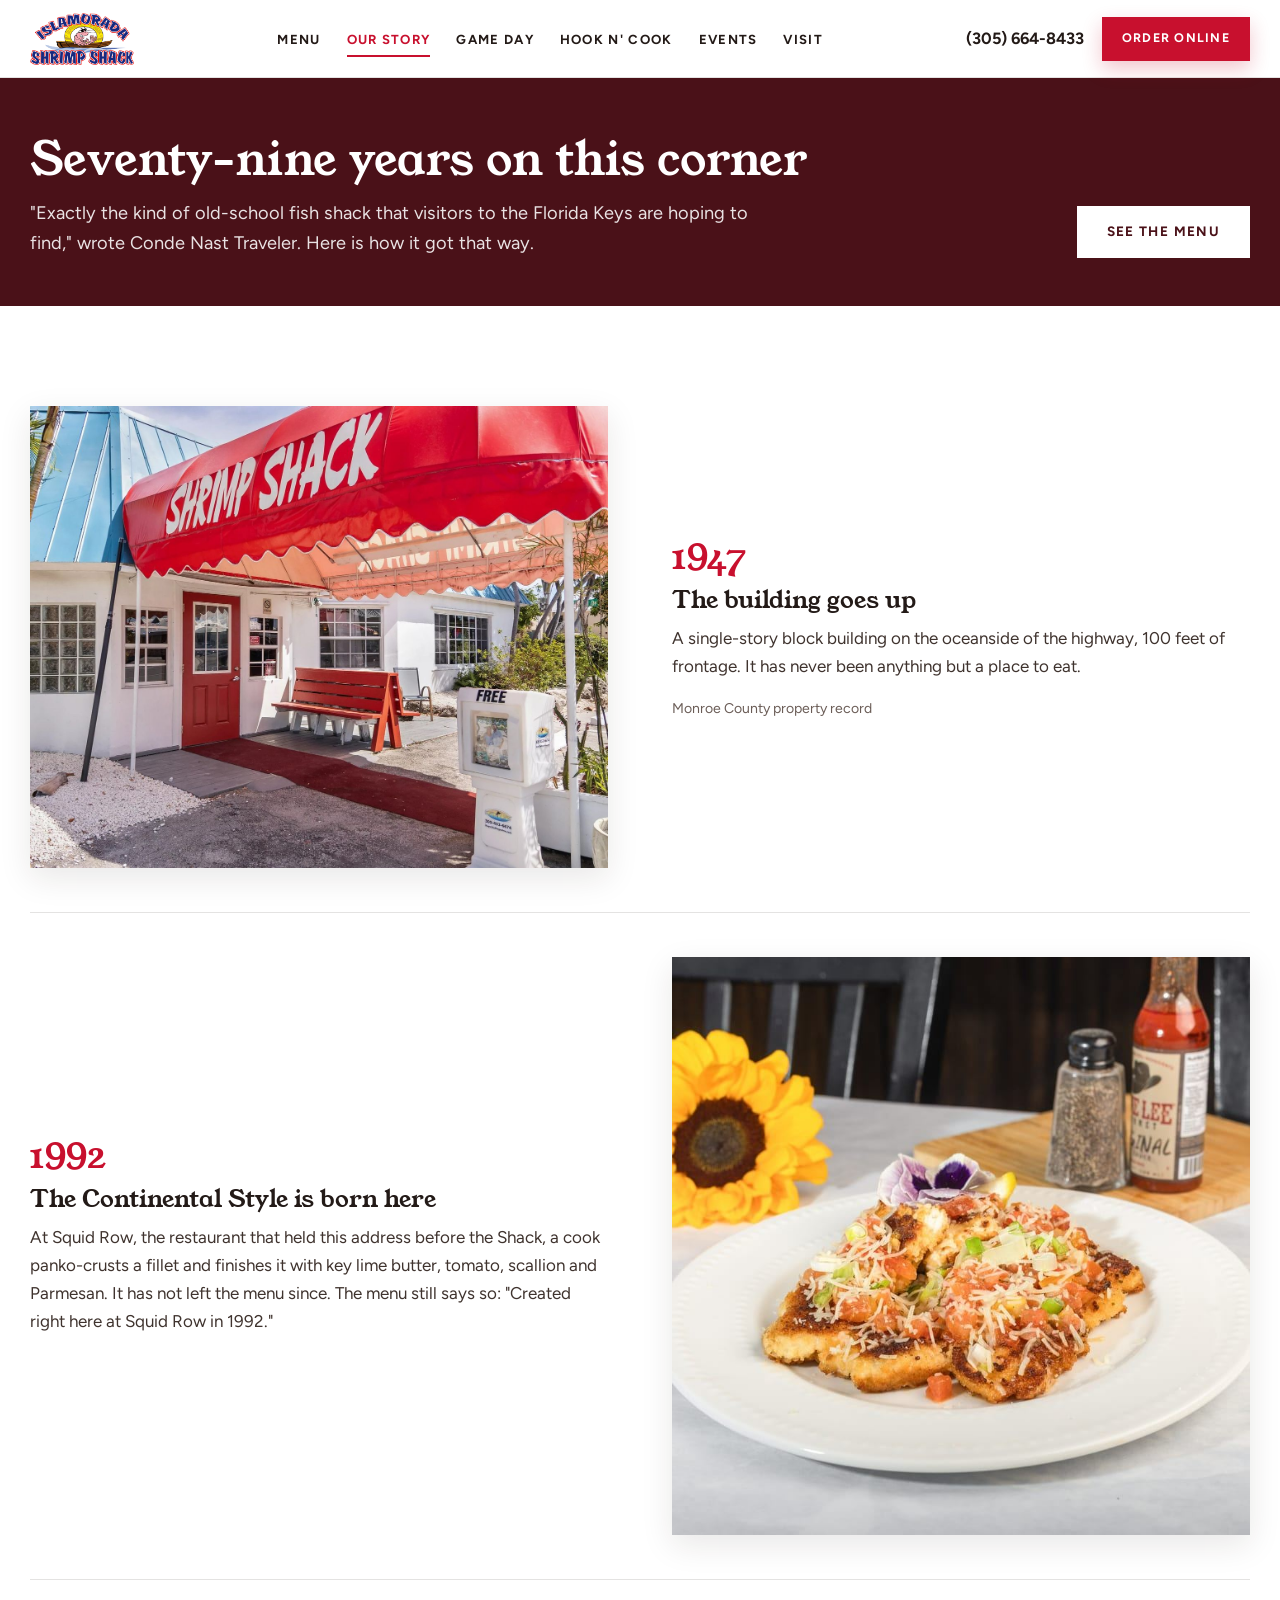
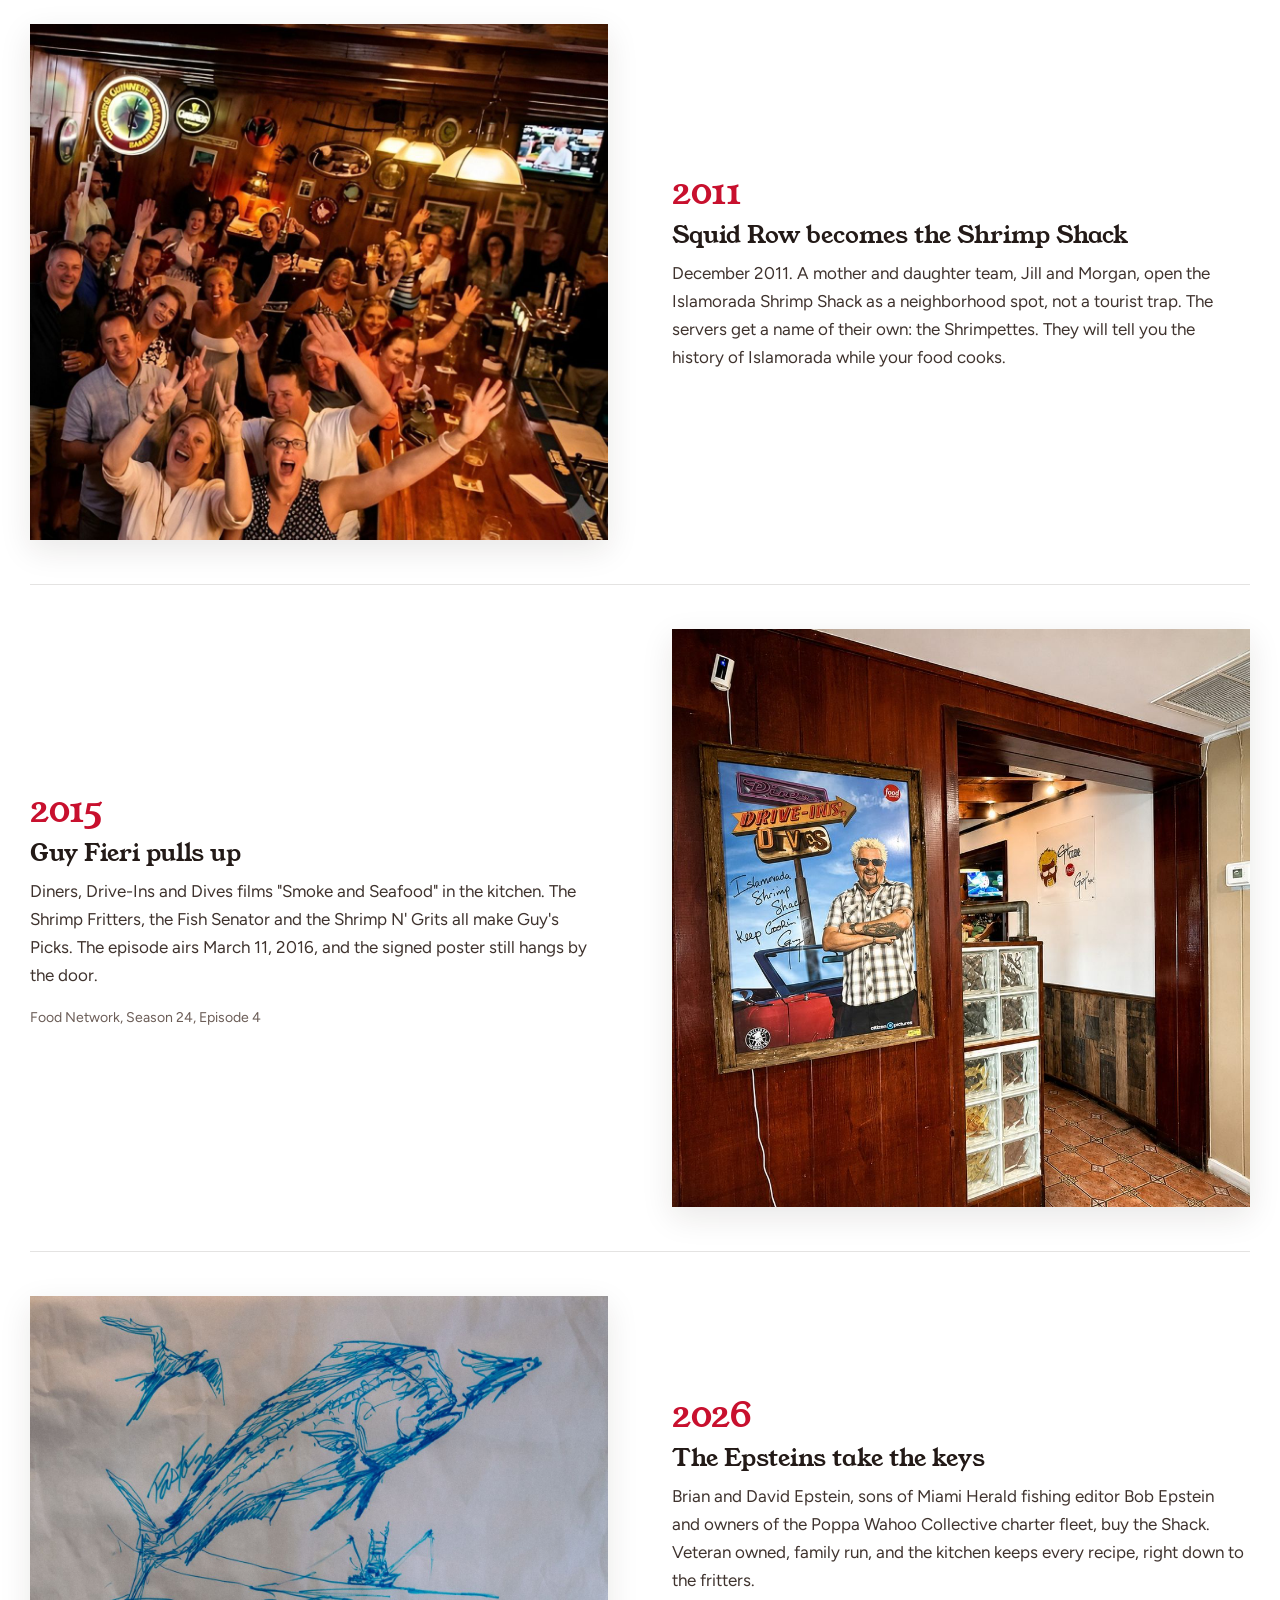
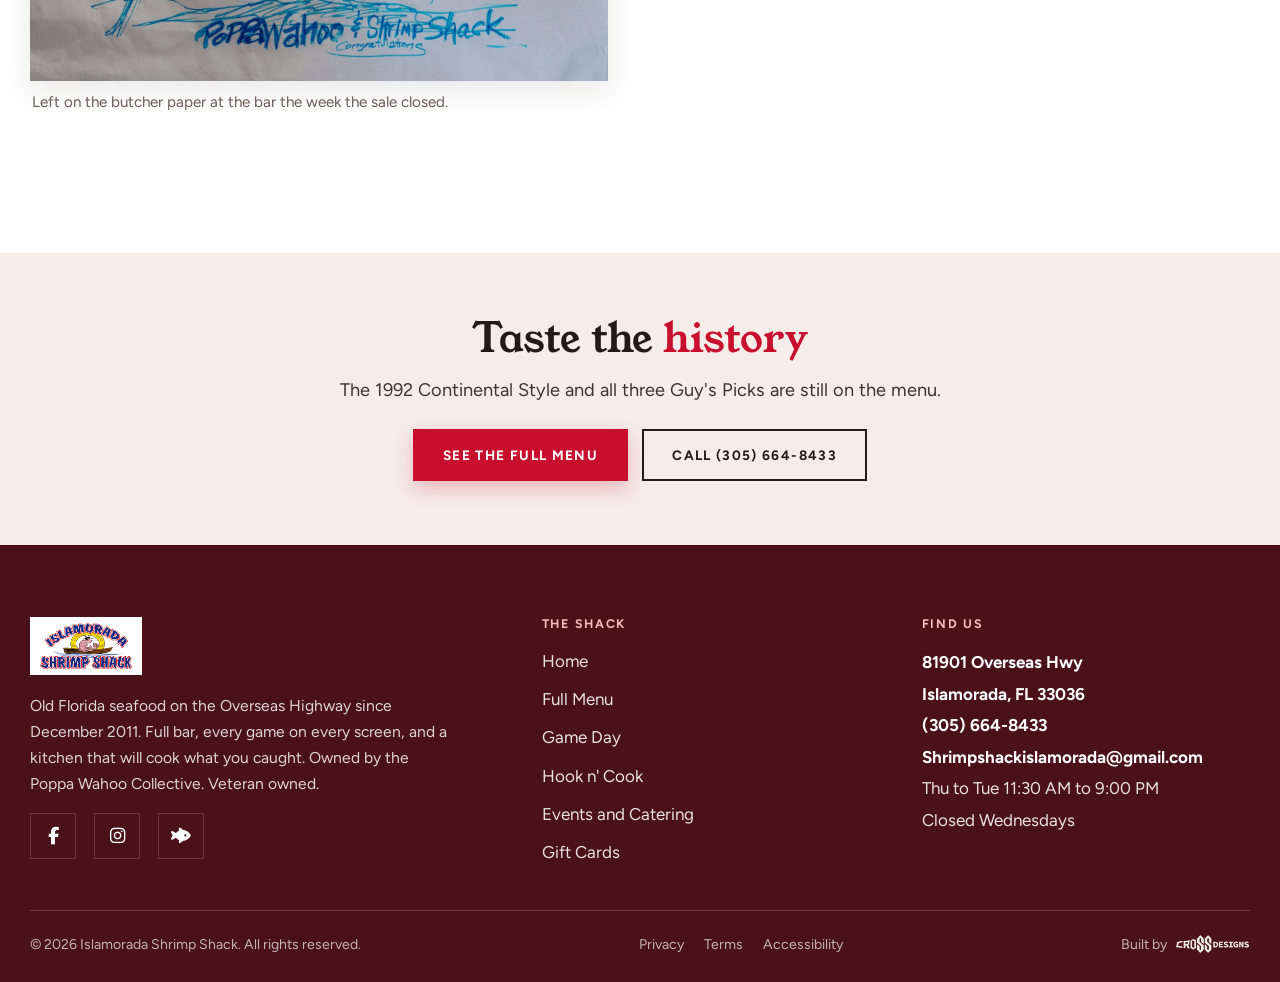
<file: story.html>
<!DOCTYPE html>
<html lang="en">
<head>
<meta charset="utf-8">
<meta name="viewport" content="width=device-width, initial-scale=1.0, viewport-fit=cover">
<title>Our Story | Islamorada Shrimp Shack | Since 1947 on the Overseas Highway</title>
<meta name="description" content="Seventy-nine years of cooking fish on one Islamorada corner: Squid Row, the 1992 Continental Style, Guy Fieri's visit, and the Epstein family today. (305) 664-8433.">
<meta name="robots" content="noindex, nofollow">
<link rel="canonical" href="https://islamoradashrimpshack.com/story">
<meta name="theme-color" content="#C8102E">
<meta property="og:type" content="website">
<meta property="og:site_name" content="Islamorada Shrimp Shack">
<meta property="og:title" content="Our Story | Islamorada Shrimp Shack">
<meta property="og:description" content="Seventy-nine years of cooking fish on one Islamorada corner: Squid Row, the 1992 Continental Style, Guy Fieri's visit, and the Epstein family today. (305) 664-8433.">
<meta property="og:image" content="https://crossfiber.github.io/ShrimpShack/assets/og-share.jpg">
<meta name="twitter:card" content="summary_large_image">
<link rel="icon" type="image/png" href="assets/favicon.png">
<link rel="preconnect" href="https://fonts.googleapis.com">
<link rel="preconnect" href="https://fonts.gstatic.com" crossorigin>
<link href="https://fonts.googleapis.com/css2?family=Young+Serif&family=Figtree:ital,wght@0,400;0,500;0,600;0,700;1,400&display=swap" rel="stylesheet">
<link rel="stylesheet" href="https://cdnjs.cloudflare.com/ajax/libs/font-awesome/6.5.2/css/all.min.css">
<link rel="stylesheet" href="styles.css">
</head>
<body>
<a class="skip-link" href="#main">Skip to content</a>

<nav class="nav" aria-label="Primary">
  <div class="container">
    <a class="brand" href="index.html" aria-label="Islamorada Shrimp Shack home"><img src="assets/logo-nav.png" alt="Islamorada Shrimp Shack" width="720" height="359"></a>
    <ul class="nav-links">
      <li><a href="menu.html">Menu</a></li>
      <li><a href="story.html" aria-current="page">Our Story</a></li>
      <li><a href="index.html#gameday">Game Day</a></li>
      <li><a href="index.html#hook">Hook n' Cook</a></li>
      <li><a href="index.html#events">Events</a></li>
      <li><a href="index.html#visit">Visit</a></li>
    </ul>
    <div class="nav-right">
      <a class="tel" href="tel:+13056648433">(305) 664-8433</a>
      <a class="btn btn-red btn-sm" href="https://islamoradashrimpshack.com/menu" target="_blank" rel="noopener">Order Online</a>
      <button class="hamburger" id="hamburger" aria-label="Open menu" aria-expanded="false" aria-controls="navDrawer"><i class="fa-solid fa-bars"></i></button>
    </div>
  </div>
</nav>
<div class="overlay" id="navOverlay"></div>
<aside class="drawer" id="navDrawer" aria-hidden="true" aria-label="Menu">
  <div class="drawer-head">
    <img src="assets/logo-nav.png" alt="Islamorada Shrimp Shack" width="720" height="359">
    <button class="drawer-close" id="drawerClose" aria-label="Close menu"><i class="fa-solid fa-xmark"></i></button>
  </div>
  <ul class="drawer-links">
    <li><a href="index.html">Home</a></li>
    <li><a href="menu.html">Full Menu <small>Every dish, with photos and prices</small></a></li>
    <li><a href="index.html#gameday">Game Day</a></li>
    <li><a href="index.html#hook">Hook n' Cook</a></li>
    <li><a href="index.html#events">Events and Catering</a></li>
    <li><a href="index.html#visit">Hours and Directions</a></li>
  </ul>
  <div class="drawer-foot">
    <a class="btn btn-white" href="tel:+13056648433"><i class="fa-solid fa-phone-volume" aria-hidden="true"></i>(305) 664-8433</a>
    <a class="btn btn-red" href="https://islamoradashrimpshack.com/menu" target="_blank" rel="noopener">Order Online</a>
    <p>81901 Overseas Hwy, Islamorada. Open 11:30 to 9, closed Wednesdays.</p>
  </div>
</aside>

<header class="menu-hero">
  <div class="container menu-hero-row">
    <div>
      <h1 style="font-size:clamp(2rem,3.6vw,3rem)">Seventy-nine years on this corner</h1>
      <p class="lede" style="margin:12px 0 0">"Exactly the kind of old-school fish shack that visitors to the Florida Keys are hoping to find," wrote Conde Nast Traveler. Here is how it got that way.</p>
    </div>
    <a class="btn btn-white" href="menu.html">See the Menu</a>
  </div>
</header>

<main id="main" tabindex="-1">
<section class="story" style="padding-top:56px">
  <div class="container">
    <div class="moment grid-guard">
      <figure class="photo">
        <img src="assets/exterior-day.jpg" alt="The whitewashed Shrimp Shack building with its red awning and red door on a bright Islamorada day" width="1400" height="1119" loading="lazy">
      </figure>
      <div>
        <div class="moment-year">1947</div>
        <h3>The building goes up</h3>
        <p>A single-story block building on the oceanside of the highway, 100 feet of frontage. It has never been anything but a place to eat.</p>
        <p class="src">Monroe County property record</p>
      </div>
    </div>
    <div class="moment grid-guard">
      <figure class="photo">
        <img src="assets/dish/continental.jpg" alt="The Continental Style plate: panko crust, tomatoes, scallions, key lime butter" width="800" height="800" loading="lazy">
      </figure>
      <div>
        <div class="moment-year">1992</div>
        <h3>The Continental Style is born here</h3>
        <p>At Squid Row, the restaurant that held this address before the Shack, a cook panko-crusts a fillet and finishes it with key lime butter, tomato, scallion and Parmesan. It has not left the menu since. The menu still says so: "Created right here at Squid Row in 1992."</p>
      </div>
    </div>
    <div class="moment grid-guard">
      <figure class="photo">
        <img src="assets/dining-room.jpg" alt="Regulars and crew celebrating along the knotty pine bar at the Shrimp Shack" width="1200" height="1072" loading="lazy">
      </figure>
      <div>
        <div class="moment-year">2011</div>
        <h3>Squid Row becomes the Shrimp Shack</h3>
        <p>December 2011. A mother and daughter team, Jill and Morgan, open the Islamorada Shrimp Shack as a neighborhood spot, not a tourist trap. The servers get a name of their own: the Shrimpettes. They will tell you the history of Islamorada while your food cooks.</p>
      </div>
    </div>
    <div class="moment grid-guard">
      <figure class="photo">
        <img src="assets/guy-fieri-wall.jpg" alt="The signed Diners, Drive-Ins and Dives poster from Guy Fieri by the Shrimp Shack entryway" width="1000" height="1000" loading="lazy">
      </figure>
      <div>
        <div class="moment-year">2015</div>
        <h3>Guy Fieri pulls up</h3>
        <p>Diners, Drive-Ins and Dives films "Smoke and Seafood" in the kitchen. The Shrimp Fritters, the Fish Senator and the Shrimp N' Grits all make Guy's Picks. The episode airs March 11, 2016, and the signed poster still hangs by the door.</p>
        <p class="src">Food Network, Season 24, Episode 4</p>
      </div>
    </div>
    <div class="moment grid-guard">
      <figure class="photo">
        <img src="assets/sketch-poppa-wahoo.jpg" alt="A pen sketch on butcher paper of a leaping sailfish and a sportfisher, signed Poppa Wahoo and Shrimp Shack, congratulations" width="1400" height="932" loading="lazy">
        <figcaption>Left on the butcher paper at the bar the week the sale closed.</figcaption>
      </figure>
      <div>
        <div class="moment-year">2026</div>
        <h3>The Epsteins take the keys</h3>
        <p>Brian and David Epstein, sons of Miami Herald fishing editor Bob Epstein and owners of the Poppa Wahoo Collective charter fleet, buy the Shack. Veteran owned, family run, and the kitchen keeps every recipe, right down to the fritters.</p>
      </div>
    </div>
  </div>
</section>

<div class="menu-cta-band">
  <div class="container">
    <h2>Taste the <span class="hl">history</span></h2>
    <p class="lede" style="margin-inline:auto">The 1992 Continental Style and all three Guy's Picks are still on the menu.</p>
    <div class="dishes-cta">
      <a class="btn btn-red" href="menu.html">See the Full Menu</a>
      <a class="btn btn-ink" href="tel:+13056648433">Call (305) 664-8433</a>
    </div>
  </div>
</div>
</main>

<footer class="footer">
  <div class="container">
    <div class="foot-grid grid-guard">
      <div class="foot-brand">
        <img src="assets/logo-nav.png" alt="Islamorada Shrimp Shack" width="720" height="359">
        <p>Old Florida seafood on the Overseas Highway since December 2011. Full bar, every game on every screen, and a kitchen that will cook what you caught. Owned by the Poppa Wahoo Collective. Veteran owned.</p>
        <div class="foot-social">
          <a href="https://www.facebook.com/IslamoradaShrimpShack/" target="_blank" rel="noopener" aria-label="Facebook"><i class="fa-brands fa-facebook-f"></i></a>
          <a href="https://www.instagram.com/islamoradashrimpshack/" target="_blank" rel="noopener" aria-label="Instagram"><i class="fa-brands fa-instagram"></i></a>
          <a href="https://poppawahoo.com/" target="_blank" rel="noopener" aria-label="Poppa Wahoo Collective"><i class="fa-solid fa-fish-fins"></i></a>
        </div>
      </div>
      <div class="foot-links-col">
        <h3>The Shack</h3>
        <ul>
          <li><a href="index.html">Home</a></li>
          <li><a href="menu.html">Full Menu</a></li>
          <li><a href="index.html#gameday">Game Day</a></li>
          <li><a href="index.html#hook">Hook n' Cook</a></li>
          <li><a href="index.html#events">Events and Catering</a></li>
          <li><a href="https://islamoradashrimpshack.com/gift-cards" target="_blank" rel="noopener">Gift Cards</a></li>
        </ul>
      </div>
      <div>
        <h3>Find us</h3>
        <address>
          <a href="https://www.google.com/maps/dir/?api=1&destination=Islamorada+Shrimp+Shack,+81901+Overseas+Hwy,+Islamorada,+FL+33036" target="_blank" rel="noopener">81901 Overseas Hwy<br>Islamorada, FL 33036</a><br>
          <a href="tel:+13056648433">(305) 664-8433</a><br>
          <a href="mailto:Shrimpshackislamorada@gmail.com">Shrimpshackislamorada@gmail.com</a><br>
          Thu to Tue 11:30 AM to 9:00 PM<br>Closed Wednesdays
        </address>
      </div>
    </div>
    <div class="foot-bottom">
      <span>&copy; 2026 Islamorada Shrimp Shack. All rights reserved.</span>
      <div class="links">
        <a href="https://islamoradashrimpshack.com/privacy" target="_blank" rel="noopener">Privacy</a>
        <a href="https://islamoradashrimpshack.com/terms" target="_blank" rel="noopener">Terms</a>
        <a href="https://islamoradashrimpshack.com/accessibility" target="_blank" rel="noopener">Accessibility</a>
      </div>
      <a class="credit" href="https://crossdesigned.com" target="_blank" rel="noopener" aria-label="Website built by Cross Designs">Built by <img src="assets/cross-designs.png" alt="Cross Designs" width="1079" height="286"></a>
    </div>
  </div>
</footer>

<script src="site.js"></script>
</body>
</html>
</file>
<file: styles.css>
/* Islamorada Shrimp Shack · Cross Designs · pass 3 */
:root{
  --scarlet:#C8102E; --brick:#9B2226; --oxblood:#4A1118;
  --blush:#F6ECE9; --ivory:#FAF7F2; --white:#FFFFFF;
  --ink:#231A17; --ink-2:#3F332E; --muted:#6B5D57;
  --line:rgba(35,26,23,.12); --line-d:rgba(255,255,255,.18);
  --nav-h:78px; --catbar-h:56px;
  --serif:'Young Serif',Georgia,'Times New Roman',serif;
  --sans:'Figtree','Helvetica Neue',Arial,sans-serif;
  --ease:cubic-bezier(.2,.7,.2,1);
  --shadow:0 10px 30px rgba(35,26,23,.1);
}
*{box-sizing:border-box}
html{scroll-padding-top:calc(var(--nav-h) + 24px);-webkit-text-size-adjust:100%;overflow-x:clip}
body{margin:0;background:var(--white);color:var(--ink);font-family:var(--sans);font-size:17px;line-height:1.65;overflow-x:clip}
body.drawer-open{overflow:hidden}
img{max-width:100%;display:block}
a{color:inherit}
h1,h2,h3{font-family:var(--serif);font-weight:400;line-height:1.12;margin:0;letter-spacing:0}
h1{font-size:clamp(2.4rem,4.2vw,3.9rem)}
h2{font-size:clamp(1.9rem,3.1vw,2.7rem)}
h3{font-size:1.3rem}
p{margin:0 0 1em}
.hl{color:var(--scarlet)}
.dark .hl{color:#F3BCBC}
.container{width:min(1220px,100% - 48px);margin-inline:auto}
.grid-guard > *{min-width:0}
.skip-link{position:absolute;left:-9999px;top:0;z-index:9999;background:#111;color:#fff;padding:12px 18px;font-weight:700;text-decoration:none}
.skip-link:focus{left:0}
:focus-visible{outline:3px solid var(--scarlet);outline-offset:3px}
.dark :focus-visible{outline-color:#F3BCBC}
.kicker{font-family:var(--sans);font-weight:700;font-size:.8rem;letter-spacing:.14em;text-transform:uppercase;color:var(--scarlet);margin:0 0 16px}
.dark .kicker{color:#F3BCBC}
.lede{font-size:1.14rem;color:var(--ink-2);max-width:62ch;line-height:1.65}
.dark .lede{color:rgba(255,255,255,.88)}
section{padding:96px 0}
.dark{background:var(--oxblood);color:#fff}
.tint{background:var(--blush)}
.ivory{background:var(--ivory)}

/* buttons */
.btn{display:inline-flex;align-items:center;justify-content:center;gap:.6em;font-family:var(--sans);font-weight:700;font-size:.85rem;letter-spacing:.1em;text-transform:uppercase;text-decoration:none;padding:17px 28px;min-height:52px;border:2px solid transparent;cursor:pointer;line-height:1;transition:background .2s,color .2s,border-color .2s,transform .22s var(--ease),box-shadow .22s var(--ease)}
.btn-red{background:var(--scarlet);color:#fff;border-color:var(--scarlet);box-shadow:0 8px 20px rgba(200,16,46,.24)}
.btn-red:hover{background:var(--brick);border-color:var(--brick);transform:translateY(-2px)}
.btn-ink{background:transparent;color:var(--ink);border-color:var(--ink)}
.btn-ink:hover{background:var(--ink);color:#fff;transform:translateY(-2px)}
.btn-white{background:#fff;color:var(--oxblood);border-color:#fff}
.btn-white:hover{background:var(--blush);transform:translateY(-2px)}
.btn-sm{padding:12px 18px;min-height:44px;font-size:.78rem}
.tel{font-family:var(--sans);font-weight:700;font-size:1.02rem;text-decoration:none;color:var(--ink);white-space:nowrap}
.tel:hover{color:var(--scarlet)}
figure{margin:0}
figcaption{font-size:.95rem;color:var(--muted);padding:10px 2px 0;line-height:1.45}
.photo img{width:100%;height:auto}

/* nav */
.nav{position:fixed;top:0;left:0;right:0;height:var(--nav-h);background:var(--white);border-bottom:1px solid var(--line);z-index:100}
.nav .container{height:100%;display:flex;align-items:center;justify-content:space-between;gap:20px}
.brand{display:flex;align-items:center;height:100%}
.brand img{height:52px;width:auto}
.nav-links{display:flex;gap:26px;list-style:none;margin:0;padding:0}
.nav-links a{font-family:var(--sans);font-weight:700;font-size:.82rem;letter-spacing:.1em;text-transform:uppercase;text-decoration:none;color:var(--ink);padding:8px 0;border-bottom:2px solid transparent;transition:border-color .2s,color .2s}
.nav-links a:hover,.nav-links a[aria-current="page"]{color:var(--scarlet);border-color:var(--scarlet)}
.nav-right{display:flex;align-items:center;gap:18px}
.hamburger{display:none;background:none;border:0;width:48px;height:48px;cursor:pointer;color:var(--ink);font-size:1.35rem;align-items:center;justify-content:center}
body.drawer-open .hamburger{display:none}
.drawer{position:fixed;top:0;right:0;width:min(380px,88vw);height:100dvh;background:var(--oxblood);color:#fff;z-index:200;transform:translateX(104%);visibility:hidden;transition:transform .34s var(--ease),visibility 0s linear .34s;display:flex;flex-direction:column;padding:22px 30px max(26px,env(safe-area-inset-bottom));overflow-y:auto}
.drawer.open{transform:none;visibility:visible;transition-delay:0s}
.drawer-head{display:flex;align-items:center;justify-content:space-between;padding-bottom:20px;border-bottom:1px solid var(--line-d)}
.drawer-head img{height:44px;width:auto;background:#fff;padding:5px 8px}
.drawer-close{background:none;border:0;color:#fff;width:48px;height:48px;font-size:1.5rem;cursor:pointer}
.drawer-links{list-style:none;margin:0;padding:22px 0 0}
.drawer-links li{opacity:0;transform:translateX(16px);transition:opacity .35s var(--ease),transform .35s var(--ease)}
.drawer.open .drawer-links li{opacity:1;transform:none}
.drawer.open .drawer-links li:nth-child(1){transition-delay:.07s}.drawer.open .drawer-links li:nth-child(2){transition-delay:.12s}.drawer.open .drawer-links li:nth-child(3){transition-delay:.17s}.drawer.open .drawer-links li:nth-child(4){transition-delay:.22s}.drawer.open .drawer-links li:nth-child(5){transition-delay:.27s}.drawer.open .drawer-links li:nth-child(6){transition-delay:.32s}.drawer.open .drawer-links li:nth-child(7){transition-delay:.37s}
.drawer-links a{display:block;font-family:var(--serif);font-size:1.5rem;color:#fff;text-decoration:none;padding:13px 0;border-bottom:1px solid var(--line-d)}
.drawer-links a:hover{color:#F3BCBC}
.drawer-links small{display:block;font-family:var(--sans);font-size:.86rem;color:rgba(255,255,255,.62);margin-top:2px}
.drawer-foot{margin-top:auto;padding-top:22px;display:flex;flex-direction:column;gap:12px}
.drawer-foot p{font-size:.9rem;color:rgba(255,255,255,.7);margin:6px 0 0;text-align:center}
.overlay{position:fixed;inset:0;background:rgba(35,26,23,.55);z-index:150;opacity:0;pointer-events:none;transition:opacity .3s}
.overlay.open{opacity:1;pointer-events:auto}

/* hero */
.hero{margin-top:var(--nav-h);background:var(--white)}
.hero-grid{display:grid;grid-template-columns:minmax(24px,calc((100% - 1220px)/2)) minmax(0,520px) minmax(0,1fr);min-height:600px}
.hero-copy{grid-column:2;padding:72px 56px 80px 0;display:flex;flex-direction:column;justify-content:center;gap:20px}
.hero-media{grid-column:3/-1;position:relative;min-height:600px}
.hero-media img{position:absolute;inset:0;width:100%;height:100%;object-fit:cover;object-position:62% 55%}
.hero h1{max-width:14ch}
.hero-ctas{display:grid;grid-template-columns:1fr 1fr;gap:14px;margin-top:4px;max-width:440px}
.hero-tel-btn{grid-column:1/-1;font-size:1.02rem;padding:19px 28px}
.stripe{background:var(--scarlet);color:#fff}
.stripe .container{display:flex;flex-wrap:wrap;align-items:center;justify-content:center;gap:6px 40px;min-height:58px;font-family:var(--sans);font-weight:700;font-size:.78rem;letter-spacing:.1em;text-transform:uppercase;text-align:center;padding-block:12px}
.stripe span{white-space:nowrap}
.stripe a{color:#fff;text-decoration:none}
.stripe a:hover{text-decoration:underline}

/* dish cards */
.dishes-head{display:flex;justify-content:space-between;align-items:end;gap:24px;margin-bottom:40px;flex-wrap:wrap}
.dish-grid{display:grid;grid-template-columns:repeat(3,1fr);gap:28px}
.dish-card{background:var(--white);box-shadow:var(--shadow);display:flex;flex-direction:column;text-decoration:none;color:var(--ink);transition:transform .22s var(--ease),box-shadow .22s var(--ease)}
.dish-card:hover{transform:translateY(-4px);box-shadow:0 16px 38px rgba(35,26,23,.16)}
.dish-card img{width:100%;aspect-ratio:1/1;object-fit:cover;height:auto}
.dish-body{padding:20px 22px 22px;display:flex;flex-direction:column;flex:1;gap:6px}
.dish-top{display:flex;justify-content:space-between;align-items:baseline;gap:14px}
.dish-top h3{font-size:1.22rem}
.dish-price{font-family:var(--serif);font-size:1.15rem;color:var(--scarlet);white-space:nowrap}
.dish-body p{margin:0;font-size:.95rem;color:var(--ink-2);flex:1}
.dish-note{font-size:.85rem;color:var(--brick);font-weight:700;letter-spacing:.08em;text-transform:uppercase}
.dishes-cta{margin-top:40px;display:flex;gap:14px;flex-wrap:wrap;justify-content:center}

/* timeline */
.teaser-grid{display:grid;grid-template-columns:minmax(0,6fr) minmax(0,5fr);gap:64px;align-items:center}
.teaser-facts{margin:26px 0 30px;padding:0;list-style:none;display:grid;gap:10px}
.teaser-facts li{padding-left:18px;position:relative;color:var(--ink-2)}
.teaser-facts li::before{content:"";position:absolute;left:0;top:.62em;width:8px;height:8px;background:var(--scarlet)}

.moment{display:grid;grid-template-columns:1fr 1fr;gap:64px;align-items:center;padding:44px 0;border-top:1px solid var(--line)}
.moment:first-of-type{border-top:0}
.moment:nth-child(even) .photo{order:2}
.moment-year{font-family:var(--serif);font-size:2.2rem;color:var(--scarlet);line-height:1;margin-bottom:12px}
.moment h3{font-size:1.5rem;margin-bottom:10px}
.moment p{color:var(--ink-2);max-width:52ch}
.moment .src{font-size:.88rem;color:var(--muted)}
.moment .photo img{box-shadow:var(--shadow)}

/* game day */
.gameday-grid{display:grid;grid-template-columns:minmax(0,6fr) minmax(0,5fr);gap:72px;align-items:center}
.board{background:var(--white);color:var(--ink);box-shadow:0 24px 60px rgba(0,0,0,.35);padding:36px 38px}
.board-title{font-family:var(--sans);font-weight:700;font-size:.8rem;letter-spacing:.16em;text-transform:uppercase;color:var(--brick);text-align:center;border-bottom:2px solid var(--ink);padding-bottom:14px;margin-bottom:6px}
.board-row{display:grid;grid-template-columns:auto 1fr;gap:6px 22px;padding:18px 0;border-bottom:1px solid var(--line);align-items:baseline}
.board-row:last-child{border-bottom:0}
.board-row b{font-family:var(--serif);font-weight:400;font-size:1.5rem;color:var(--scarlet);line-height:1.1}
.board-row p{margin:0;color:var(--ink-2);font-size:.98rem}
.gameday .photo{margin-top:44px}
.gameday .photo img{box-shadow:0 18px 44px rgba(0,0,0,.4);max-height:340px;object-fit:cover;object-position:center 42%;width:100%}

/* hook */
.hook-grid{display:grid;grid-template-columns:minmax(0,6fr) minmax(0,6fr);gap:72px;align-items:center}
.hook-grid > *{min-width:0}
.hook-art{background:#fff;padding:14px;box-shadow:0 24px 60px rgba(0,0,0,.35)}
.hook-art img{width:100%;height:auto}
.hook-art figcaption{padding:12px 6px 4px;color:var(--muted);font-size:.92rem}
.styles-list{margin:24px 0 30px;padding:0;list-style:none;font-family:var(--serif);font-size:1.12rem;color:#fff;line-height:1.8;overflow-wrap:break-word}
.styles-list li{display:inline}
.styles-list li::after{content:"\00b7";margin:0 10px;color:#F3BCBC}
.styles-list li:last-child::after{content:""}
.pw-box{margin-top:36px;background:rgba(255,255,255,.06);border:1px solid var(--line-d);padding:26px 28px}
.pw-box h3{font-size:1.25rem;color:#fff;margin-bottom:10px}
.pw-box p{margin:0 0 16px;color:rgba(255,255,255,.86);font-size:1rem}
.pw-box .btn{border-color:rgba(255,255,255,.6);color:#fff;background:transparent}
.pw-box .btn:hover{background:#fff;color:var(--oxblood);border-color:#fff}

/* reviews */
.rev-head{margin-bottom:36px}
.rev-nav{display:flex;gap:10px;justify-content:center;margin-top:10px}
.stats{display:grid;grid-template-columns:repeat(3,1fr);gap:1px;background:var(--line);border:1px solid var(--line);margin-bottom:44px}
.stat{background:var(--white);padding:26px 28px;text-align:center}
.stat b{display:block;font-family:var(--serif);font-size:2.4rem;color:var(--ink);line-height:1.1}
.stat .stars{color:#E8A33D;font-size:.95rem;letter-spacing:2px;display:block;margin:8px 0 6px}
.stat span{font-size:.92rem;color:var(--muted)}
.stat a{color:var(--muted)}
.rev-rail-wrap{position:relative}
.rev-rail{display:flex;gap:22px;overflow-x:auto;scroll-snap-type:x mandatory;scrollbar-width:none;-ms-overflow-style:none;padding:6px 4px 18px}
.rev-rail::-webkit-scrollbar{display:none}
.rev-card{flex:0 0 400px;scroll-snap-align:start;background:var(--white);box-shadow:var(--shadow);padding:30px 32px;display:flex;flex-direction:column}
.rev-card .stars{color:#E8A33D;font-size:.9rem;letter-spacing:2px;margin-bottom:14px}
.rev-card blockquote{margin:0;font-size:1.02rem;line-height:1.6;color:var(--ink-2);flex:1}
.rev-card footer{margin-top:18px;font-weight:700;font-size:.8rem;letter-spacing:.1em;text-transform:uppercase;color:var(--muted)}
.rev-nav button{width:48px;height:48px;border:2px solid var(--ink);background:transparent;cursor:pointer;font-size:1rem;color:var(--ink);transition:background .2s,color .2s}
.rev-nav button:hover{background:var(--ink);color:#fff}

/* events */
.events-head{max-width:760px;margin-bottom:40px}
.events-grid{display:grid;grid-template-columns:minmax(0,6fr) minmax(0,5fr);gap:56px;align-items:start}
.events-photos{display:grid;gap:22px}
.events-ctas{display:flex;gap:12px;flex-wrap:nowrap;align-items:center;margin-top:8px}
.events-ctas .btn{flex:0 1 auto;white-space:nowrap}
.events small{display:block;margin-top:16px;color:var(--muted);font-size:.92rem}
.events .photo img{box-shadow:var(--shadow)}

/* visit */
.visit-grid{display:grid;grid-template-columns:minmax(0,5fr) minmax(0,6fr);gap:60px;align-items:start}
.hours{margin-top:28px;border-top:2px solid var(--oxblood)}
.hours div{display:flex;justify-content:space-between;gap:20px;padding:13px 0;border-bottom:1px solid var(--line);font-size:1.05rem}
.hours dt{font-weight:700}
.hours dd{margin:0;color:var(--ink-2)}
.hours dd.closed{color:var(--scarlet);font-weight:700}
.visit address{font-style:normal;margin:26px 0 22px;font-size:1.05rem;line-height:1.8;overflow-wrap:anywhere}
.visit address a{text-decoration:none;color:var(--ink);font-weight:700}
.visit address a:hover{color:var(--scarlet)}
.visit-ctas{display:flex;gap:12px;flex-wrap:wrap}
.map{height:100%;min-height:500px;background:var(--ivory);box-shadow:var(--shadow)}
.map iframe{width:100%;height:100%;min-height:500px;border:0;display:block}

/* faq */
.faq-grid{display:grid;grid-template-columns:minmax(0,4fr) minmax(0,7fr);gap:60px;align-items:start}
.acc{border-top:2px solid var(--oxblood)}
.acc-item{border-bottom:1px solid var(--line)}
.acc-head{width:100%;background:none;border:0;text-align:left;padding:20px 0;display:flex;justify-content:space-between;align-items:center;gap:20px;cursor:pointer;font-family:var(--serif);font-size:1.18rem;color:var(--ink);min-height:52px}
.acc-head i{color:var(--scarlet);transition:transform .3s var(--ease);font-size:.95rem}
.acc-item.open .acc-head i{transform:rotate(45deg)}
.acc-body{max-height:0;overflow:hidden;transition:max-height .34s var(--ease)}
.acc-body p{margin:0 0 20px;color:var(--ink-2);max-width:62ch}
.acc-body a{color:var(--scarlet)}

/* footer */
.footer{background:var(--oxblood);color:#fff;padding:72px 0 26px}
.foot-grid{display:grid;grid-template-columns:1.4fr 1fr 1fr;gap:52px;padding-bottom:44px;border-bottom:1px solid var(--line-d)}
.foot-brand img{height:58px;width:auto;margin-bottom:18px;background:#fff;padding:6px 10px}
.foot-brand p{color:rgba(255,255,255,.82);max-width:42ch;font-size:.98rem}
.foot-social{display:flex;gap:18px;margin-top:16px}
.foot-social a{color:#fff;text-decoration:none;font-size:1.1rem;display:inline-flex;align-items:center;justify-content:center;width:46px;height:46px;border:1px solid var(--line-d);transition:background .2s}
.foot-social a:hover{background:rgba(255,255,255,.1)}
.footer h3{font-family:var(--sans);font-size:.78rem;letter-spacing:.14em;text-transform:uppercase;color:#F3BCBC;margin-bottom:16px;font-weight:700}
.footer ul{list-style:none;margin:0;padding:0;display:grid;gap:10px}
.footer ul a{color:rgba(255,255,255,.88);text-decoration:none}
.footer ul a:hover{color:#F3BCBC}
.footer address{font-style:normal;color:rgba(255,255,255,.88);line-height:1.85;overflow-wrap:anywhere}
.footer address a{color:#fff;text-decoration:none;font-weight:700}
.footer address a:hover{color:#F3BCBC}
.foot-bottom{display:flex;justify-content:space-between;align-items:center;gap:20px;flex-wrap:wrap;padding-top:22px;font-size:.88rem;color:rgba(255,255,255,.68)}
.foot-bottom .links{display:flex;gap:20px}
.foot-bottom .links a{color:rgba(255,255,255,.68);text-decoration:none}
.foot-bottom .links a:hover{color:#fff}
.credit{display:inline-flex;align-items:center;gap:8px;color:rgba(255,255,255,.68);text-decoration:none}
.credit img{height:20px;width:auto}

/* ===== menu page ===== */
.menu-hero{margin-top:var(--nav-h);background:var(--oxblood);color:#fff;padding:56px 0 48px}
.menu-hero .lede{color:rgba(255,255,255,.88)}
.menu-hero-row{display:flex;justify-content:space-between;align-items:end;gap:24px;flex-wrap:wrap}
.catbar{position:sticky;top:var(--nav-h);z-index:90;background:var(--white);border-bottom:1px solid var(--line);height:var(--catbar-h)}
.catbar-inner{display:flex;gap:4px;overflow-x:auto;scrollbar-width:none;height:100%;align-items:stretch}
.catbar-inner::-webkit-scrollbar{display:none}
.catbar a{flex:0 0 auto;display:inline-flex;align-items:center;padding:0 16px;font-family:var(--sans);font-weight:700;font-size:.8rem;letter-spacing:.08em;text-transform:uppercase;color:var(--muted);text-decoration:none;border-bottom:3px solid transparent;white-space:nowrap}
.catbar a:hover{color:var(--ink)}
.catbar a.active{color:var(--scarlet);border-bottom-color:var(--scarlet)}
.mcat{padding:56px 0 8px}
.mcat-head{display:flex;align-items:baseline;justify-content:space-between;gap:20px;border-bottom:2px solid var(--oxblood);padding-bottom:14px;margin-bottom:8px}
.mcat-head h2{font-size:1.7rem}
.mcat-head p{margin:0;color:var(--muted);font-size:.95rem}
.mitems{display:grid;grid-template-columns:1fr 1fr;gap:0 56px}
.mitem{display:grid;grid-template-columns:96px 1fr auto;gap:18px;padding:20px 0;border-bottom:1px solid var(--line);align-items:start}
.mitem.noimg{grid-template-columns:1fr auto}
.mitem img{width:96px;height:96px;object-fit:cover;box-shadow:0 4px 14px rgba(35,26,23,.14)}
.mitem h3{font-size:1.08rem;line-height:1.3;margin-bottom:4px}
.mitem p{margin:0;font-size:.92rem;color:var(--ink-2);line-height:1.5}
.mitem .mprice{font-family:var(--serif);font-size:1.05rem;color:var(--scarlet);white-space:nowrap;text-align:right}
.mitem .mprice small{display:block;font-family:var(--sans);font-weight:700;font-size:.62rem;letter-spacing:.08em;color:var(--muted)}
.mnote{color:var(--muted);font-size:.95rem;margin:14px 0 0}
.morder{position:fixed;bottom:0;left:0;right:0;z-index:95;background:var(--white);border-top:1px solid var(--line);padding:10px max(20px,env(safe-area-inset-left)) max(10px,env(safe-area-inset-bottom));display:none;gap:10px}
.morder .btn{flex:1}
.menu-cta-band{background:var(--blush);padding:64px 0;text-align:center}
.menu-cta-band h2{margin-bottom:14px}
.menu-cta-band .dishes-cta{margin-top:24px}

@media (prefers-reduced-motion:reduce){
  *,*::before,*::after{transition:none!important;animation:none!important;scroll-behavior:auto!important}
}

/* tablet */
@media (max-width:1100px){
  .nav-links{display:none}
  .hamburger{display:inline-flex}
  .nav .tel{display:none}
  .hero-grid{grid-template-columns:1fr}
  .hero-copy{grid-column:1;padding:56px 0 48px;width:min(1220px,100% - 48px);margin-inline:auto}
  .hero-media{grid-column:1;min-height:440px}
  .dish-grid{grid-template-columns:repeat(2,1fr)}
  .moment,.gameday-grid,.events-grid,.visit-grid,.faq-grid,.teaser-grid,.hook-grid{grid-template-columns:1fr}
  .moment{gap:24px}
  .moment:nth-child(even) .photo{order:0}
  .hook-grid{gap:32px}
  .foot-grid{grid-template-columns:1fr 1fr}
  .foot-brand{grid-column:1/-1}
  .mitems{grid-template-columns:1fr}
}

/* mobile */
@media (max-width:720px){
  :root{--nav-h:66px;--catbar-h:50px}
  body{font-size:16px}
  .container{width:min(1220px,100% - 36px)}
  section{padding:56px 0}
  h1{font-size:2.2rem}
  h2{font-size:1.7rem}
  .brand img{height:42px}
  .btn{padding:15px 20px;font-size:.8rem}
  .hero-copy{padding:36px 0 36px;gap:14px;width:min(1220px,100% - 36px)}
  .hero-media{min-height:320px}
  .hero-media img{object-position:60% 55%}
  .stripe .container{font-size:.7rem;letter-spacing:.06em;gap:4px 18px;padding-block:10px}
  .dishes-head{margin-bottom:24px}
  .dish-grid{grid-template-columns:repeat(2,1fr);gap:14px}
  .dish-body{padding:12px 14px 16px}
  .dish-top{flex-direction:column;gap:2px}
  .dish-top h3{font-size:1rem}
  .dish-price{font-size:1rem}
  .dish-body p{display:none}
  .dish-note{font-size:.7rem}
  .dishes-cta{margin-top:28px}
  .dishes-cta .btn{flex:1;min-width:150px}
  .story-intro{margin-bottom:24px}
  .moment{padding:28px 0}
  .moment-year{font-size:1.7rem;margin-bottom:8px}
  .gameday-grid{gap:28px}
  .sched-row{grid-template-columns:1fr;gap:2px;padding:13px 0}
  .styles-list{font-size:1.02rem}
  .board{padding:24px 20px}
  .board-row{grid-template-columns:1fr;gap:2px;padding:14px 0}
  .board-row b{font-size:1.25rem}
  .rev-card{flex:0 0 82%;scroll-snap-align:center;padding:22px 20px}
  .stats{grid-template-columns:1fr;gap:1px}
  .stat{padding:18px 20px}
  .stat b{font-size:1.9rem}
  .gameday .photo{margin-top:28px}
  .gameday .photo img{max-height:none;object-fit:fill;object-position:initial}
  .styles-list li::after{margin:0 8px}
  .proof{gap:18px 28px;margin:30px 0}
  .review-pair{grid-template-columns:1fr;gap:24px}
  .events-grid{gap:22px}
  .events-head{margin-bottom:20px}
  .events-ctas .btn{flex:1;padding:14px 12px;font-size:.74rem;white-space:nowrap}
  .teaser-grid{gap:24px}
  .map,.map iframe{min-height:300px}
  .faq-grid{gap:24px}
  .acc-head{font-size:1.05rem}
  .footer{padding:44px 0 84px}
  .foot-grid{grid-template-columns:1fr 1fr;gap:26px 18px;padding-bottom:26px}
  .foot-brand{grid-column:1/-1}
  .foot-brand p{font-size:.92rem;margin-bottom:0}
  .foot-brand img{height:46px;margin-bottom:12px}
  .footer address{line-height:1.7;font-size:.9rem}
  .footer ul{gap:8px;font-size:.95rem}
  .foot-bottom{flex-direction:column;align-items:flex-start;gap:14px}
  /* menu page */
  .menu-hero{padding:36px 0 32px}
  .mcat{padding:40px 0 4px}
  .mitem{grid-template-columns:76px 1fr auto;gap:14px;padding:16px 0}
  .mitem img{width:76px;height:76px}
  .mitem h3{font-size:1rem}
  .mitem p{font-size:.88rem}
  .morder{display:flex}
  .menu-page .footer{padding-bottom:120px}
}
@media (max-width:390px){
  .hero-ctas .btn{flex:1}
  .hero-ctas .hero-tel-btn{flex:1 1 100%;max-width:none;font-size:.95rem}
}
</file>
